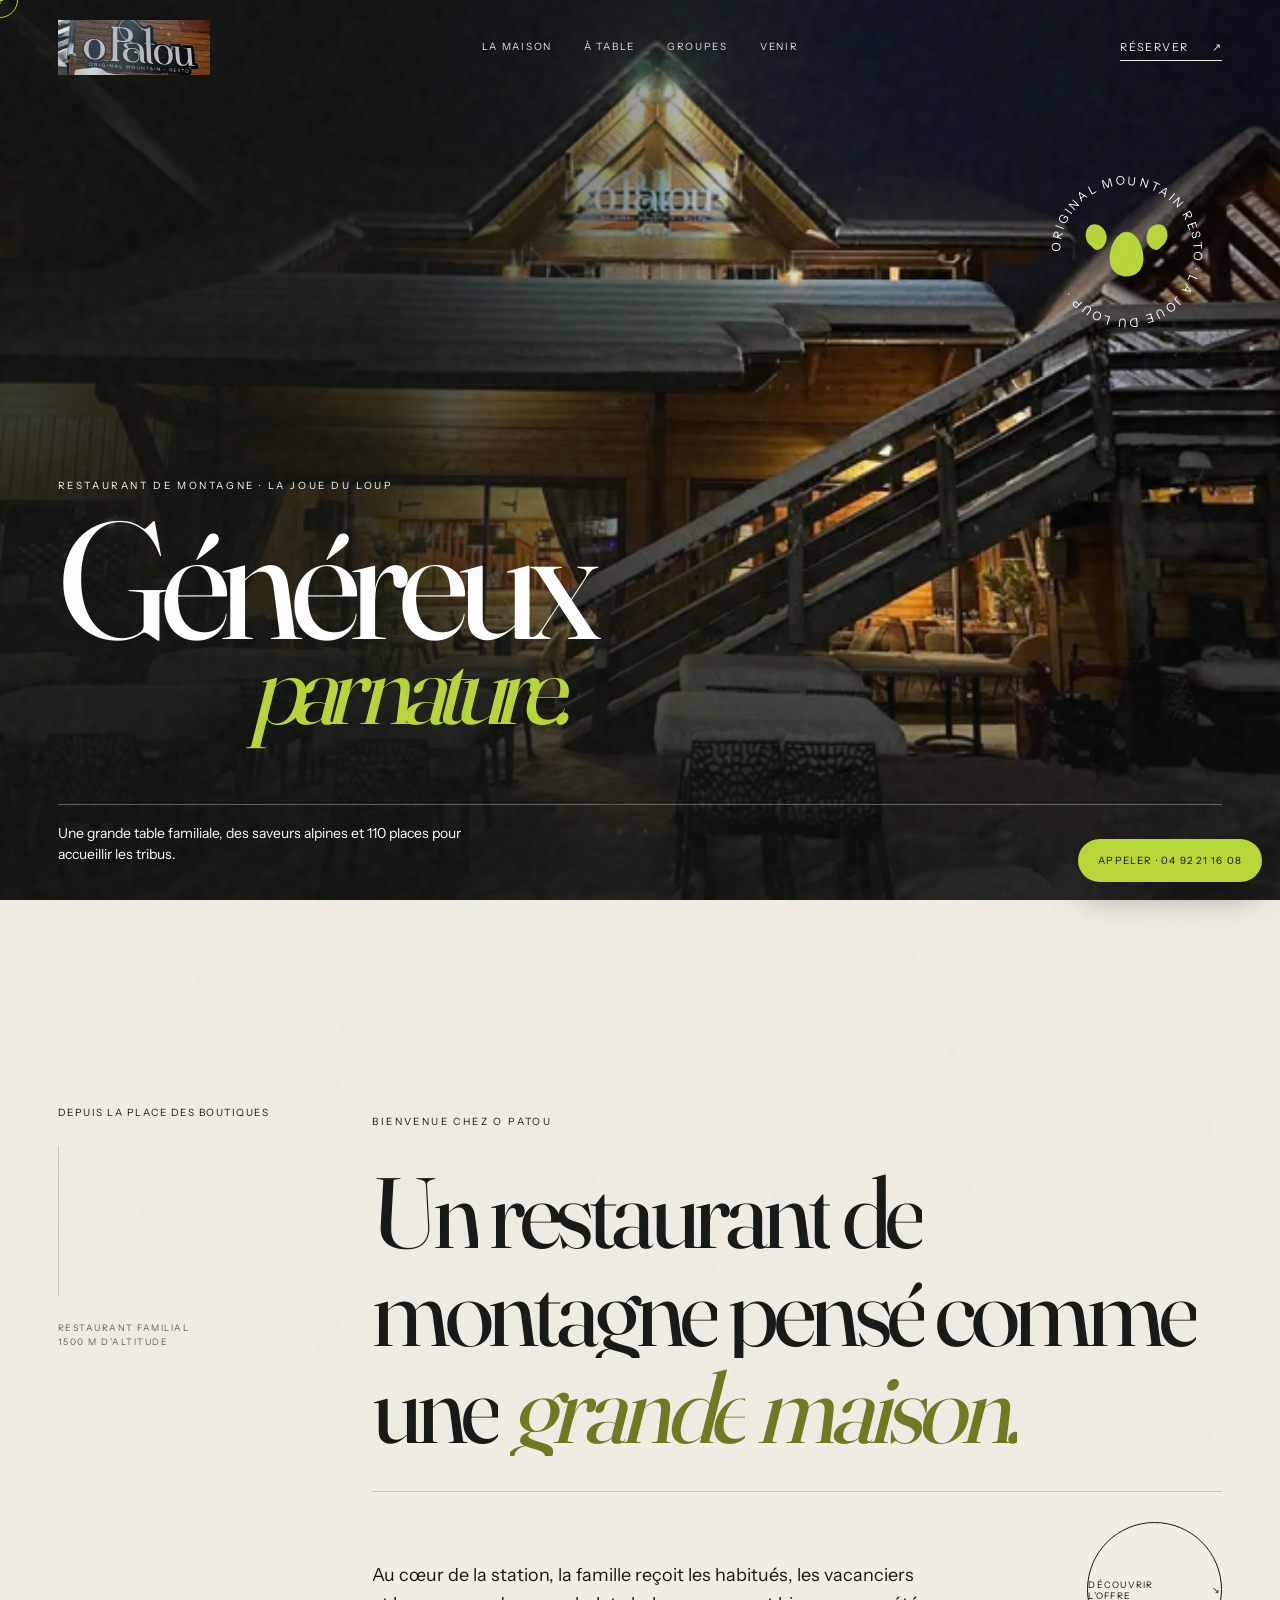
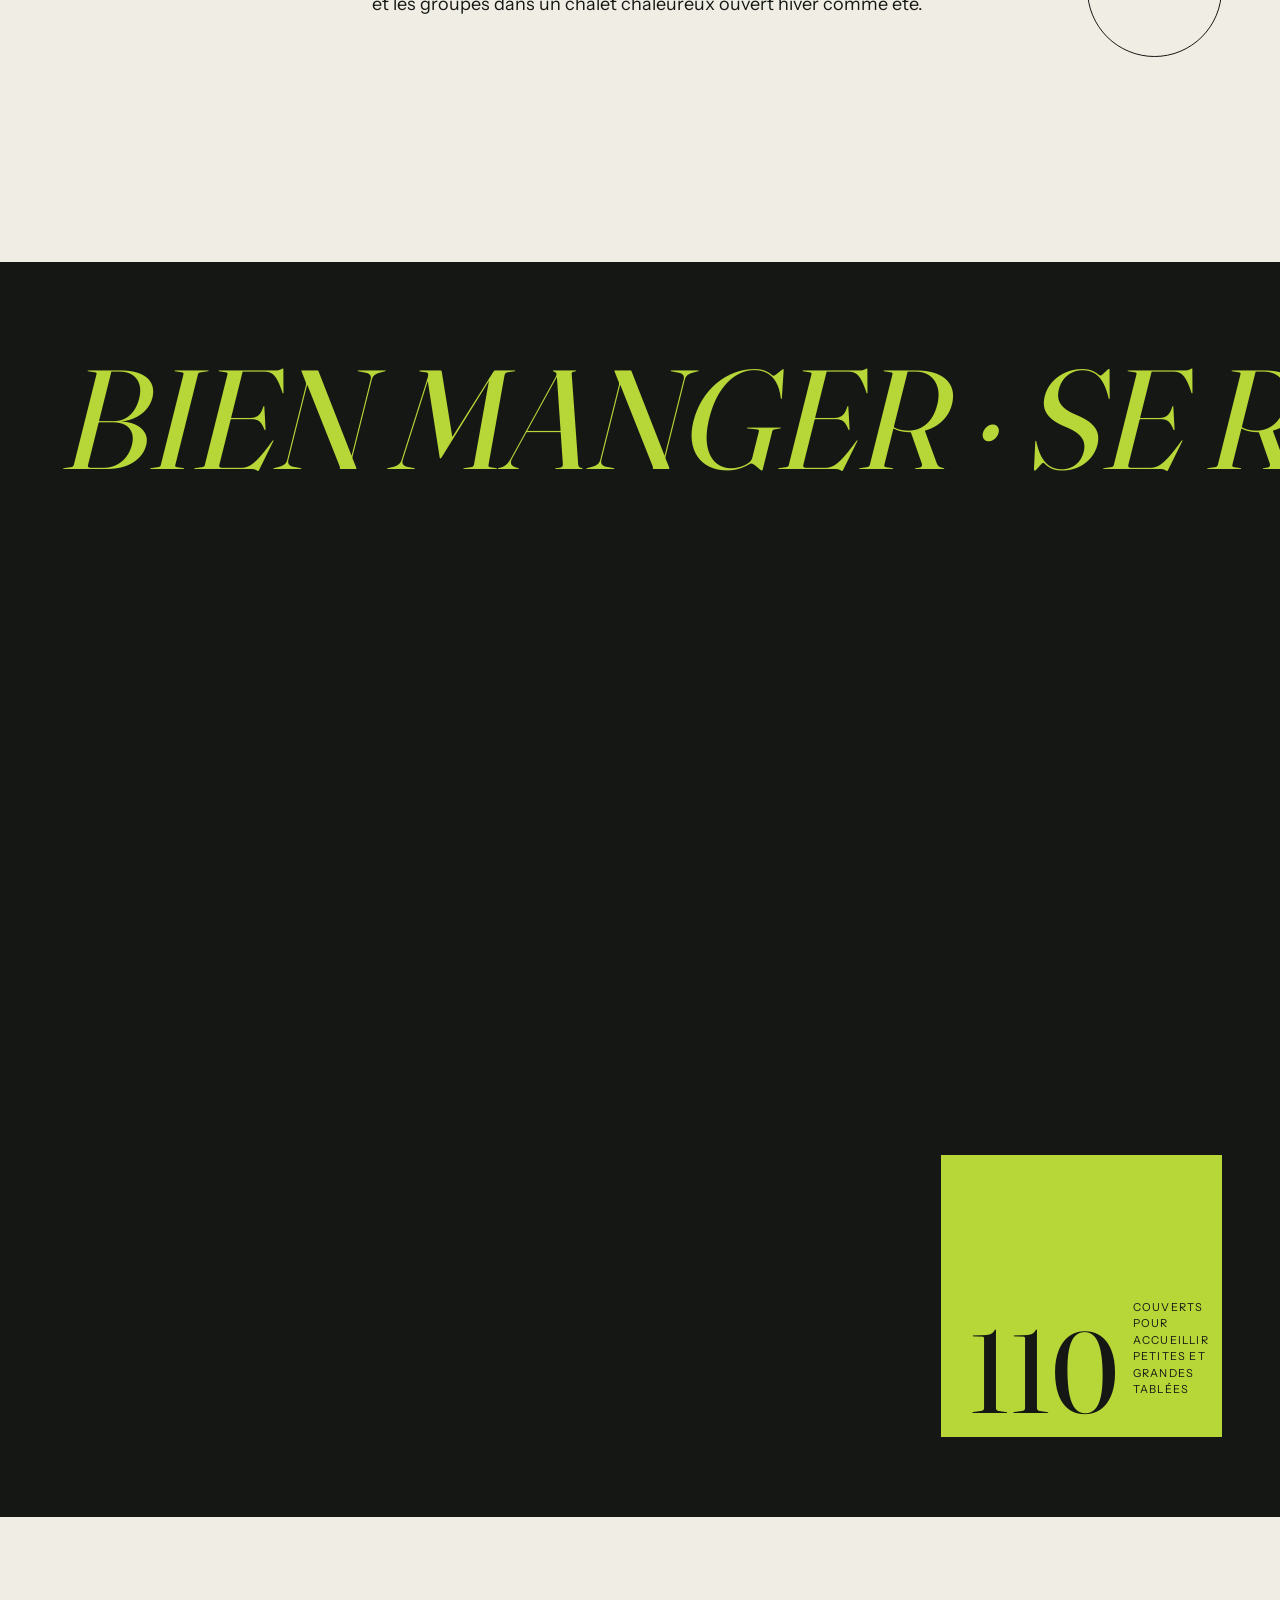
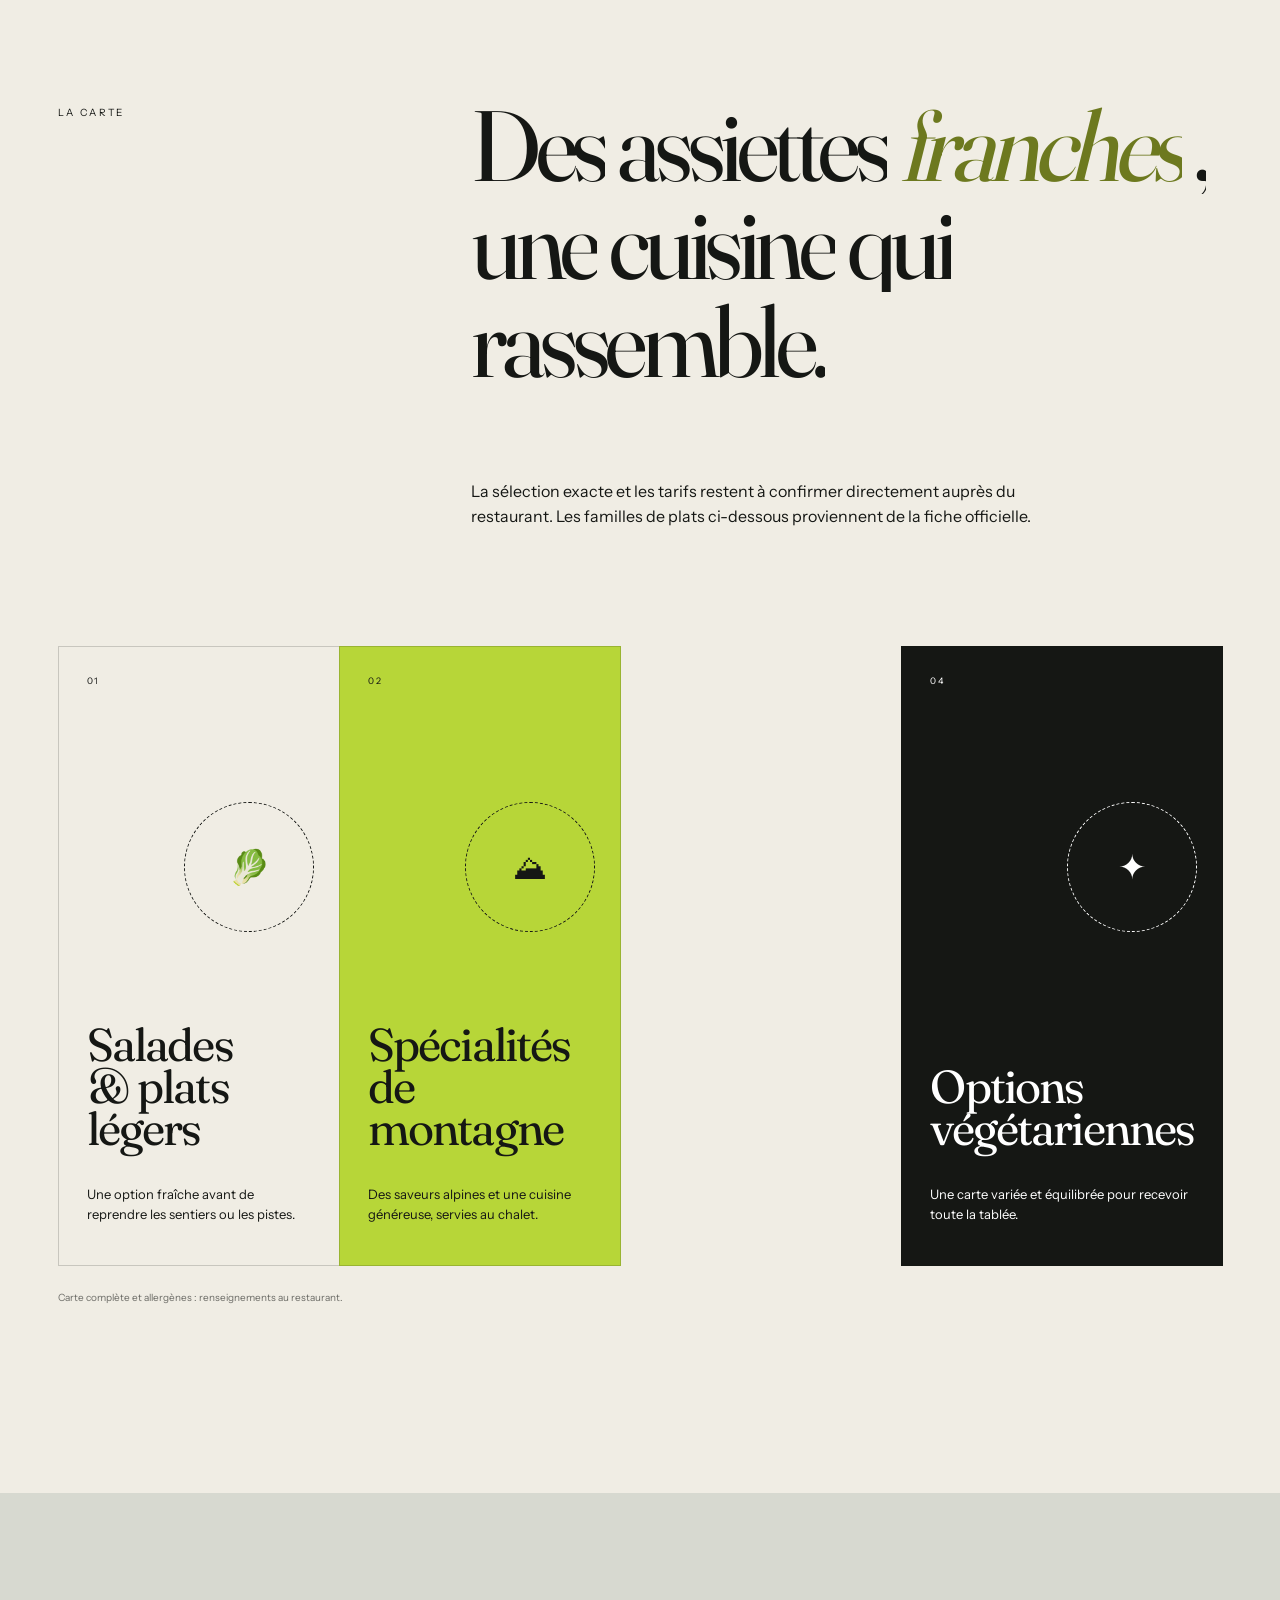
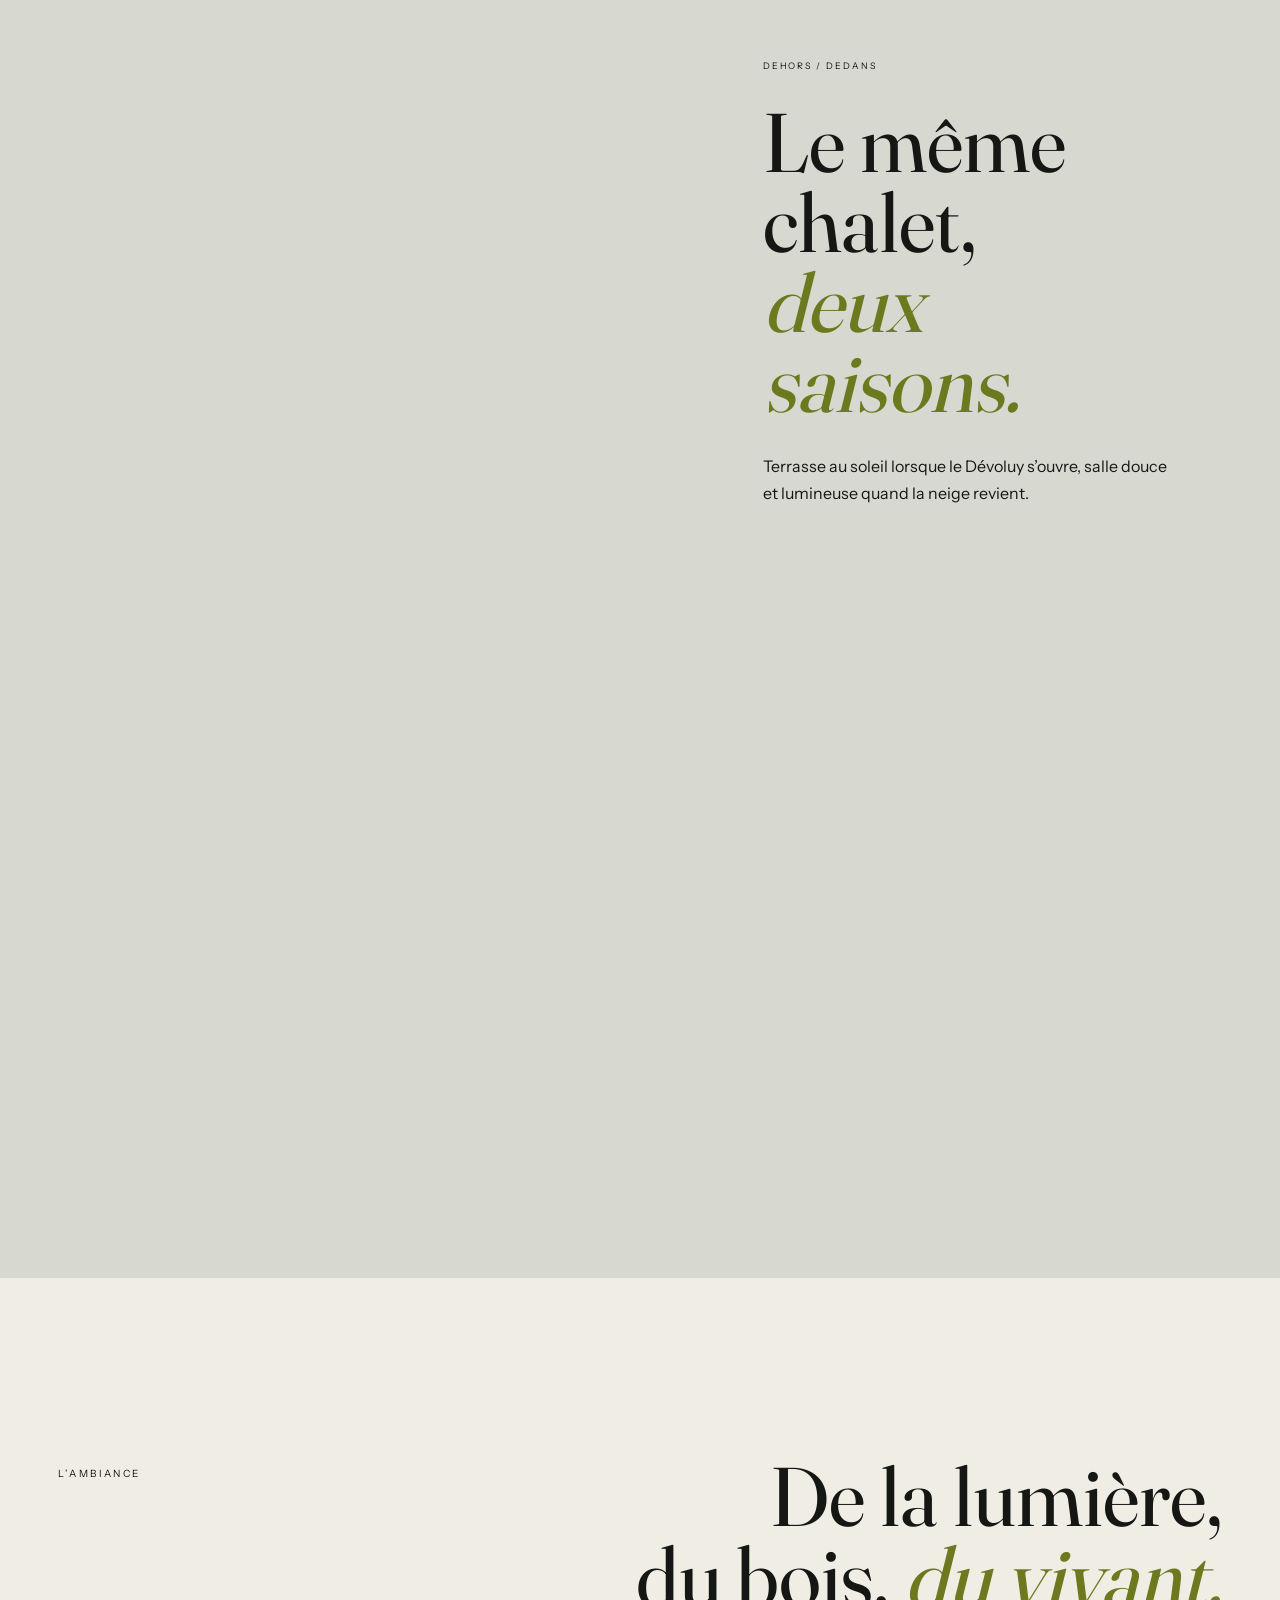
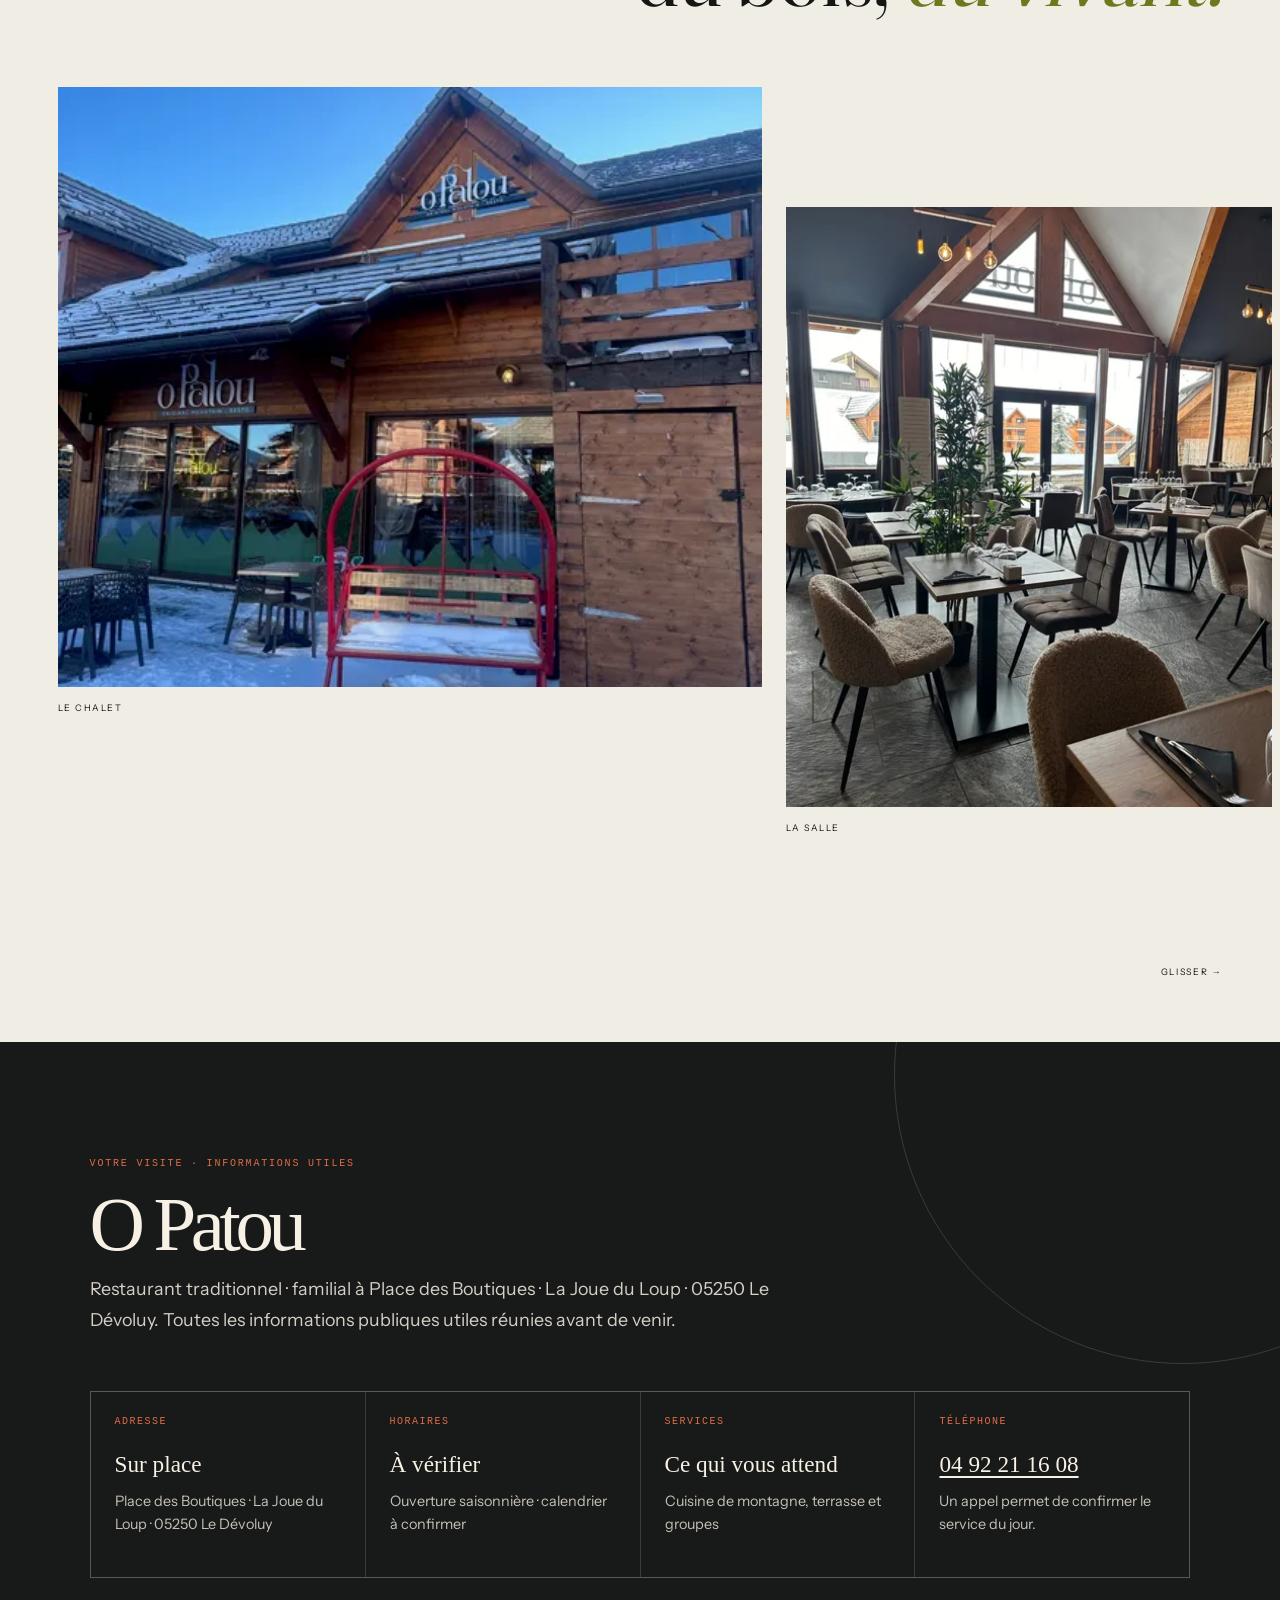
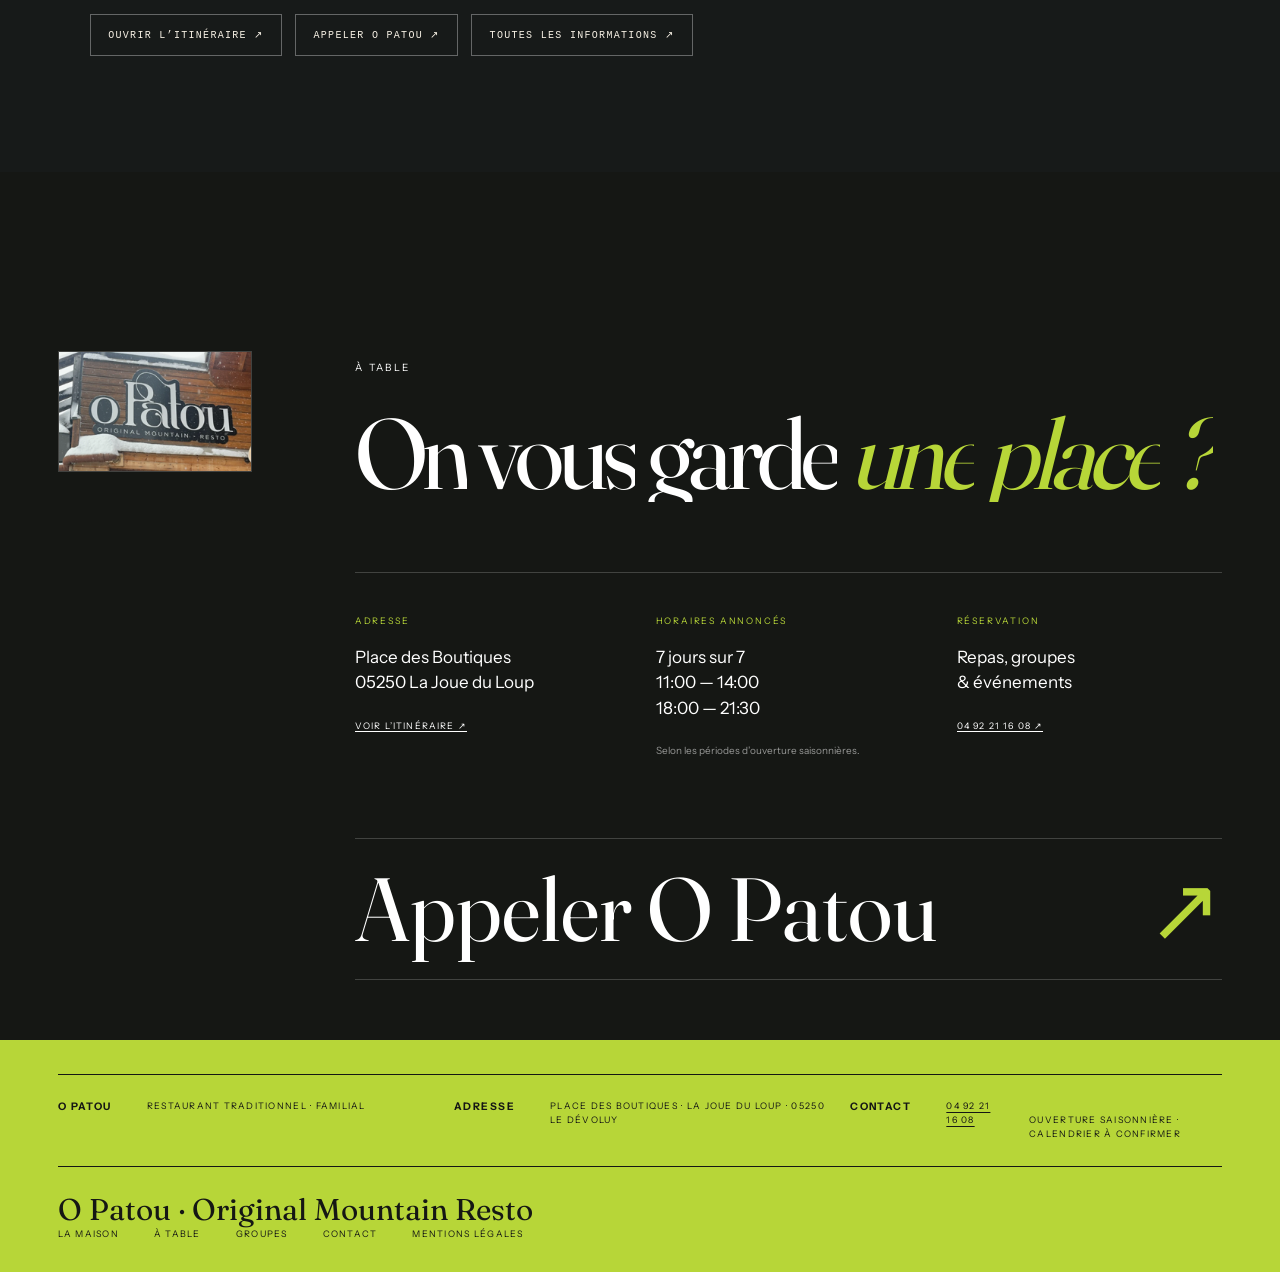
<file: index.html>
<!doctype html>
<html lang="fr">
  <head>
    <meta charset="utf-8" />
    <meta name="viewport" content="width=device-width, initial-scale=1" />
    <meta name="theme-color" content="#151714" />
    <meta
      name="description"
      content="O Patou, restaurant de montagne familial au cœur de La Joue du Loup."
    />
    <title>O Patou — Original Mountain Resto</title>
    <link rel="icon" href="favicon.svg" type="image/svg+xml" />
    <link
      rel="preload"
      href="assets/fraunces.woff2"
      as="font"
      type="font/woff2"
      crossorigin
    />
    <link
      rel="preload"
      href="assets/instrument.woff2"
      as="font"
      type="font/woff2"
      crossorigin
    />
    <link rel="stylesheet" href="styles.css" />
    <link rel="stylesheet" href="complete.css" />
  </head>
  <body>
    <div class="intro" aria-hidden="true">
      <img class="intro-mark" src="assets/logo-original.webp" alt="" />
      <p>La Joue du Loup · 1 500 m</p>
    </div>
    <div class="grain" aria-hidden="true"></div>
    <div class="pointer" aria-hidden="true">+</div>

    <header class="topbar">
      <a class="brand" href="#accueil" aria-label="O Patou, accueil"
        ><img
          src="assets/logo-original.webp"
          alt="O Patou — Original Mountain Resto"
      /></a>
      <button class="menu-toggle" aria-expanded="false" aria-controls="menu">
        <span>Menu</span><i></i>
      </button>
      <nav id="menu" aria-label="Navigation">
        <a href="la-maison.html">La maison</a><a href="la-carte.html">À table</a
        ><a href="groupes.html">Groupes</a
        ><a href="infos-pratiques.html">Venir</a>
      </nav>
      <a class="book" href="tel:+33492211608">Réserver <span>↗</span></a>
    </header>

    <main>
      <section class="hero" id="accueil">
        <div class="hero-photo parallax">
          <img
            src="assets/night.webp"
            alt="Façade enneigée du restaurant O Patou de nuit"
          />
        </div>
        <div class="hero-overlay"></div>
        <div class="hero-title">
          <p class="kicker reveal">Restaurant de montagne · La Joue du Loup</p>
          <h1 aria-label="Généreux par nature">
            <span class="line">Généreux</span
            ><span class="line script">par nature.</span>
          </h1>
        </div>
        <div class="hero-foot reveal">
          <p>
            Une grande table familiale, des saveurs alpines et 110 places pour
            accueillir les tribus.
          </p>
          <a href="#maison">Entrer <i>↓</i></a>
        </div>
        <svg class="hero-seal" viewBox="0 0 180 180" aria-hidden="true">
          <defs>
            <path
              id="circle"
              d="M90,90 m-67,0 a67,67 0 1,1 134,0 a67,67 0 1,1 -134,0"
            />
          </defs>
          <text>
            <textPath href="#circle">
              ORIGINAL MOUNTAIN RESTO · LA JOUE DU LOUP ·
            </textPath>
          </text>
          <path
            class="paw"
            d="M73 97c0-15 9-27 17-27s17 12 17 27c0 12-8 18-17 18s-17-6-17-18Zm-18-12c-7-5-8-15-3-20s14-2 17 6c3 7-1 15-7 17-2 1-5 0-7-3Zm70 0c7-5 8-15 3-20s-14-2-17 6c-3 7 1 15 7 17 2 1 5 0 7-3Z"
          />
        </svg>
      </section>

      <section class="welcome" id="maison">
        <div class="welcome-aside reveal">
          <span>Depuis la Place des Boutiques</span><i></i
          ><small>Restaurant familial<br />1500 m d’altitude</small>
        </div>
        <div class="welcome-copy">
          <p class="overline reveal">Bienvenue chez O Patou</p>
          <h2 class="words">
            Un restaurant de montagne pensé comme une <em>grande maison.</em>
          </h2>
          <div class="welcome-bottom reveal">
            <p>
              Au cœur de la station, la famille reçoit les habitués, les
              vacanciers et les groupes dans un chalet chaleureux ouvert hiver
              comme été.
            </p>
            <a class="round-link" href="la-carte.html"
              >Découvrir l’offre <span>↘</span></a
            >
          </div>
        </div>
      </section>

      <section class="panorama">
        <div class="panorama-track" aria-hidden="true">
          <span>BIEN MANGER · SE RETROUVER · PRENDRE LE TEMPS · </span
          ><span>BIEN MANGER · SE RETROUVER · PRENDRE LE TEMPS · </span>
        </div>
        <figure class="panorama-img image-wipe">
          <img
            src="assets/dining.webp"
            alt="Salle lumineuse du restaurant O Patou"
            loading="lazy"
          />
        </figure>
        <div class="panorama-note reveal">
          <b>110</b>
          <p>couverts<br />pour accueillir<br />petites et grandes tablées</p>
        </div>
      </section>

      <section class="table" id="table">
        <div class="table-heading">
          <p class="overline reveal">La carte</p>
          <h2 class="words">
            Des assiettes <em>franches</em>, une cuisine qui rassemble.
          </h2>
          <p class="reveal">
            La sélection exacte et les tarifs restent à confirmer directement
            auprès du restaurant. Les familles de plats ci-dessous proviennent
            de la fiche officielle.
          </p>
        </div>
        <div class="plates">
          <article class="plate plate-light reveal">
            <span>01</span>
            <div class="plate-orbit"><i>🥬</i></div>
            <h3>Salades<br />& plats légers</h3>
            <p>
              Une option fraîche avant de reprendre les sentiers ou les pistes.
            </p>
          </article>
          <article class="plate plate-green reveal">
            <span>02</span>
            <div class="plate-orbit"><i>⛰</i></div>
            <h3>Spécialités<br />de montagne</h3>
            <p>
              Des saveurs alpines et une cuisine généreuse, servies au chalet.
            </p>
          </article>
          <article class="plate plate-photo image-wipe">
            <img
              src="assets/burgers.webp"
              alt="Assiettes généreuses préparées au O Patou"
              loading="lazy"
            /><span>03</span>
            <h3>Viandes<br />& tradition</h3>
          </article>
          <article class="plate plate-dark reveal">
            <span>04</span>
            <div class="plate-orbit"><i>✦</i></div>
            <h3>Options<br />végétariennes</h3>
            <p>Une carte variée et équilibrée pour recevoir toute la tablée.</p>
          </article>
        </div>
        <p class="source-note">
          Carte complète et allergènes : renseignements au restaurant.
        </p>
      </section>

      <section class="two-scenes">
        <figure class="scene scene-terrace image-wipe">
          <img
            src="assets/terrace.webp"
            alt="Terrasse ensoleillée du restaurant O Patou"
            loading="lazy"
          />
          <figcaption>01 / Plein soleil</figcaption>
        </figure>
        <div class="scene-copy reveal">
          <span>DEHORS / DEDANS</span>
          <h2>Le même chalet,<br /><em>deux saisons.</em></h2>
          <p>
            Terrasse au soleil lorsque le Dévoluy s’ouvre, salle douce et
            lumineuse quand la neige revient.
          </p>
        </div>
        <figure class="scene scene-neon image-wipe">
          <img
            src="assets/neon.webp"
            alt="Enseigne lumineuse O Patou dans la salle"
            loading="lazy"
          />
          <figcaption>02 / À la nuit tombée</figcaption>
        </figure>
      </section>

      <section class="gallery" id="galerie">
        <div class="gallery-head reveal">
          <p class="overline">L’ambiance</p>
          <h2>De la lumière,<br />du bois, <em>du vivant.</em></h2>
        </div>
        <div class="gallery-slider" tabindex="0" aria-label="Galerie défilante">
          <figure>
            <img
              src="assets/front.webp"
              alt="Façade du restaurant en hiver"
              loading="lazy"
            />
            <figcaption>Le chalet</figcaption>
          </figure>
          <figure>
            <img
              src="assets/dining.webp"
              alt="Salle et tables du restaurant"
              loading="lazy"
            />
            <figcaption>La salle</figcaption>
          </figure>
          <figure>
            <img
              src="assets/burgers.webp"
              alt="Plats servis au restaurant"
              loading="lazy"
            />
            <figcaption>En cuisine</figcaption>
          </figure>
          <figure>
            <img
              src="assets/terrace.webp"
              alt="Terrasse du restaurant"
              loading="lazy"
            />
            <figcaption>La terrasse</figcaption>
          </figure>
        </div>
        <div class="drag-hint" aria-hidden="true">Glisser →</div>
      </section>

      <section class="visit" id="venir">
        <div class="visit-logo reveal">
          <img
            src="assets/logo-original.webp"
            alt="Enseigne originale O Patou"
          />
        </div>
        <div class="visit-copy">
          <p class="overline reveal">À table</p>
          <h2 class="words">On vous garde <em>une place ?</em></h2>
          <div class="details">
            <div class="reveal">
              <span>ADRESSE</span>
              <p>Place des Boutiques<br />05250 La Joue du Loup</p>
              <a
                href="https://www.google.com/maps/search/?api=1&query=O+Patou+La+Joue+du+Loup"
                target="_blank"
                rel="noopener"
                >Voir l’itinéraire ↗</a
              >
            </div>
            <div class="reveal">
              <span>HORAIRES ANNONCÉS</span>
              <p>7 jours sur 7<br />11:00 — 14:00<br />18:00 — 21:30</p>
              <small>Selon les périodes d’ouverture saisonnières.</small>
            </div>
            <div class="reveal">
              <span>RÉSERVATION</span>
              <p>Repas, groupes<br />& événements</p>
              <a href="tel:+33492211608">04 92 21 16 08 ↗</a>
            </div>
          </div>
          <a class="huge-link" href="tel:+33492211608"
            ><span>Appeler O Patou</span><i>↗</i></a
          >
        </div>
      </section>
    </main>

    <footer>
      <p>O Patou · Original Mountain Resto</p>
      <div>
        <a href="la-maison.html">La maison</a><a href="la-carte.html">À table</a
        ><a href="groupes.html">Groupes</a><a href="contact.html">Contact</a
        ><a href="mentions-legales.html">Mentions légales</a>
      </div>
    </footer>
    <a class="sticky-home-call" href="tel:+33492211608"
      >Appeler · 04 92 21 16 08</a
    >
    <script src="app.js"></script>
<script src="site-enhance.js"></script>
</body>
</html>
</file>
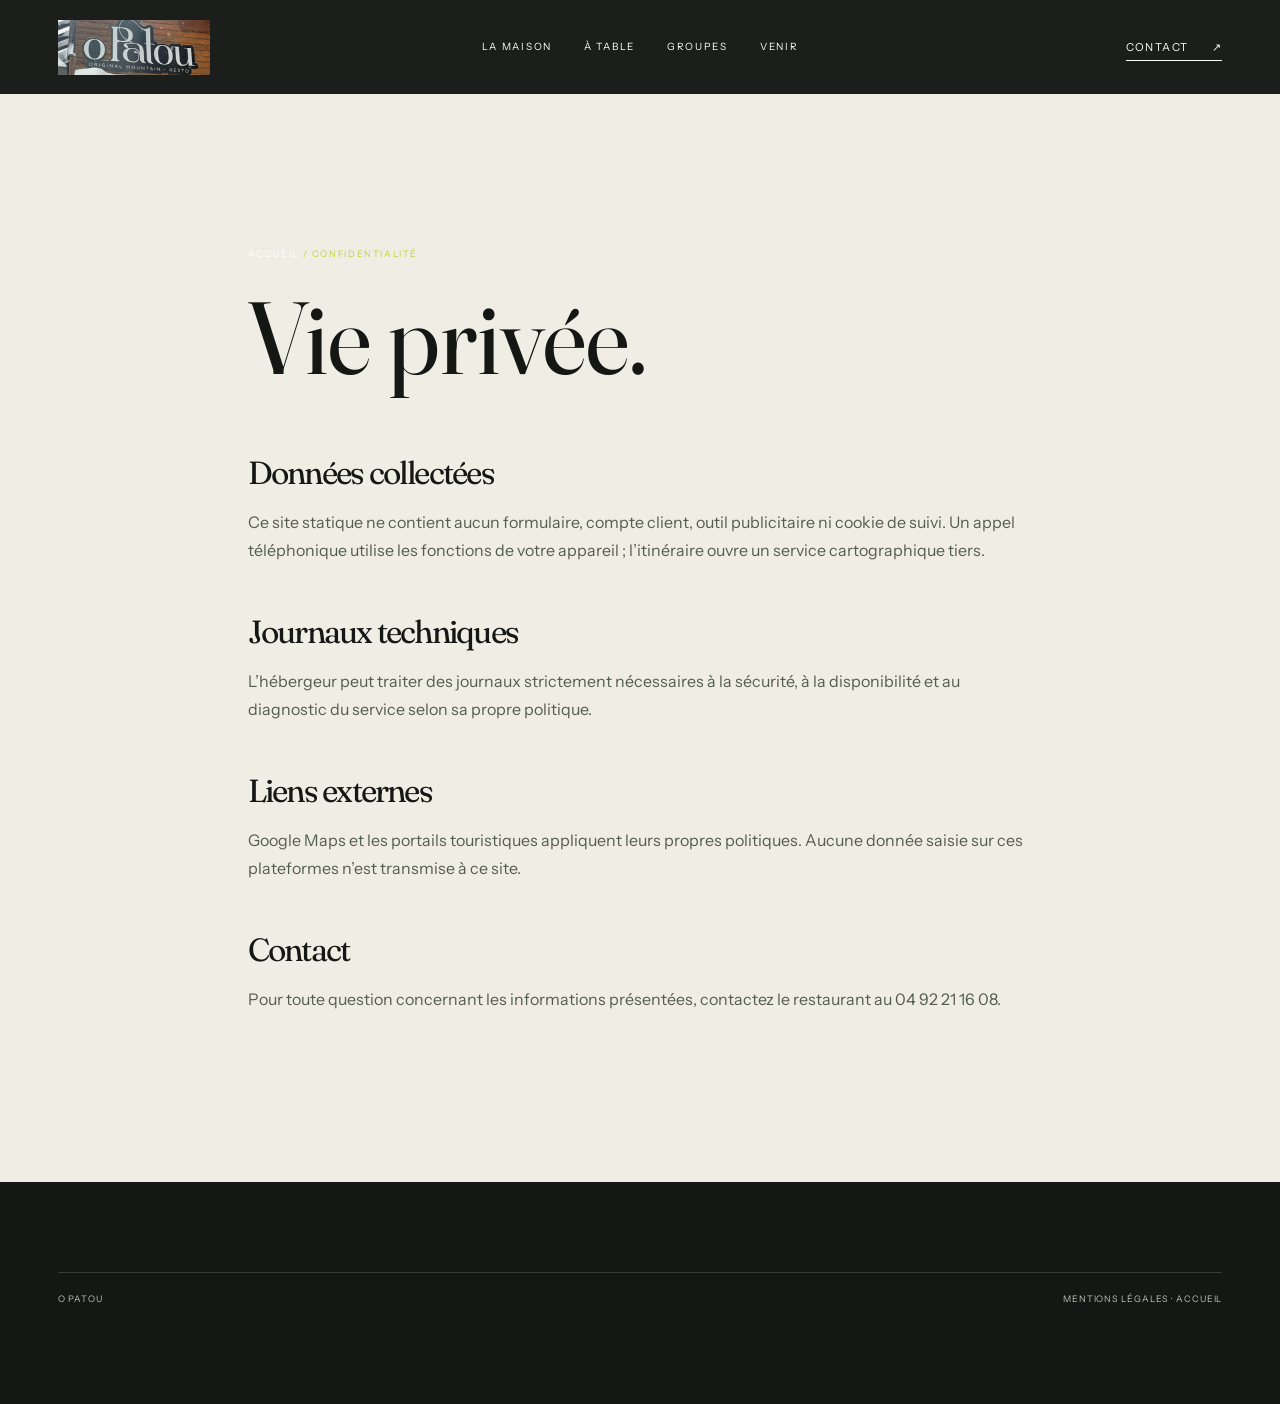
<file: confidentialite.html>
<!doctype html><html lang="fr"><head><meta charset="utf-8"><meta name="viewport" content="width=device-width,initial-scale=1"><meta name="robots" content="noindex"><title>Confidentialité — O Patou</title><link rel="stylesheet" href="styles.css"><link rel="stylesheet" href="pages.css"></head><body class="inner"><header class="topbar"><a class="brand" href="index.html"><img src="assets/logo-original.webp" alt="O Patou"></a><button class="menu-toggle" aria-expanded="false" aria-controls="menu"><span>Menu</span><i></i></button><nav id="menu"><a href="la-maison.html">La maison</a><a href="la-carte.html">À table</a><a href="groupes.html">Groupes</a><a href="infos-pratiques.html">Venir</a></nav><a class="book" href="contact.html">Contact <span>↗</span></a></header><main class="inner-main"><section class="content-section legal"><div class="crumb"><a href="index.html">Accueil</a> / Confidentialité</div><h1>Vie privée.</h1><h2>Données collectées</h2><p>Ce site statique ne contient aucun formulaire, compte client, outil publicitaire ni cookie de suivi. Un appel téléphonique utilise les fonctions de votre appareil ; l’itinéraire ouvre un service cartographique tiers.</p><h2>Journaux techniques</h2><p>L’hébergeur peut traiter des journaux strictement nécessaires à la sécurité, à la disponibilité et au diagnostic du service selon sa propre politique.</p><h2>Liens externes</h2><p>Google Maps et les portails touristiques appliquent leurs propres politiques. Aucune donnée saisie sur ces plateformes n’est transmise à ce site.</p><h2>Contact</h2><p>Pour toute question concernant les informations présentées, contactez le restaurant au <a href="tel:+33492211608">04 92 21 16 08</a>.</p></section></main><footer class="inner-footer"><div class="inner-footer-bottom"><span>O Patou</span><span><a href="mentions-legales.html">Mentions légales</a> · <a href="index.html">Accueil</a></span></div></footer><script src="pages.js"></script></body></html>
</file>
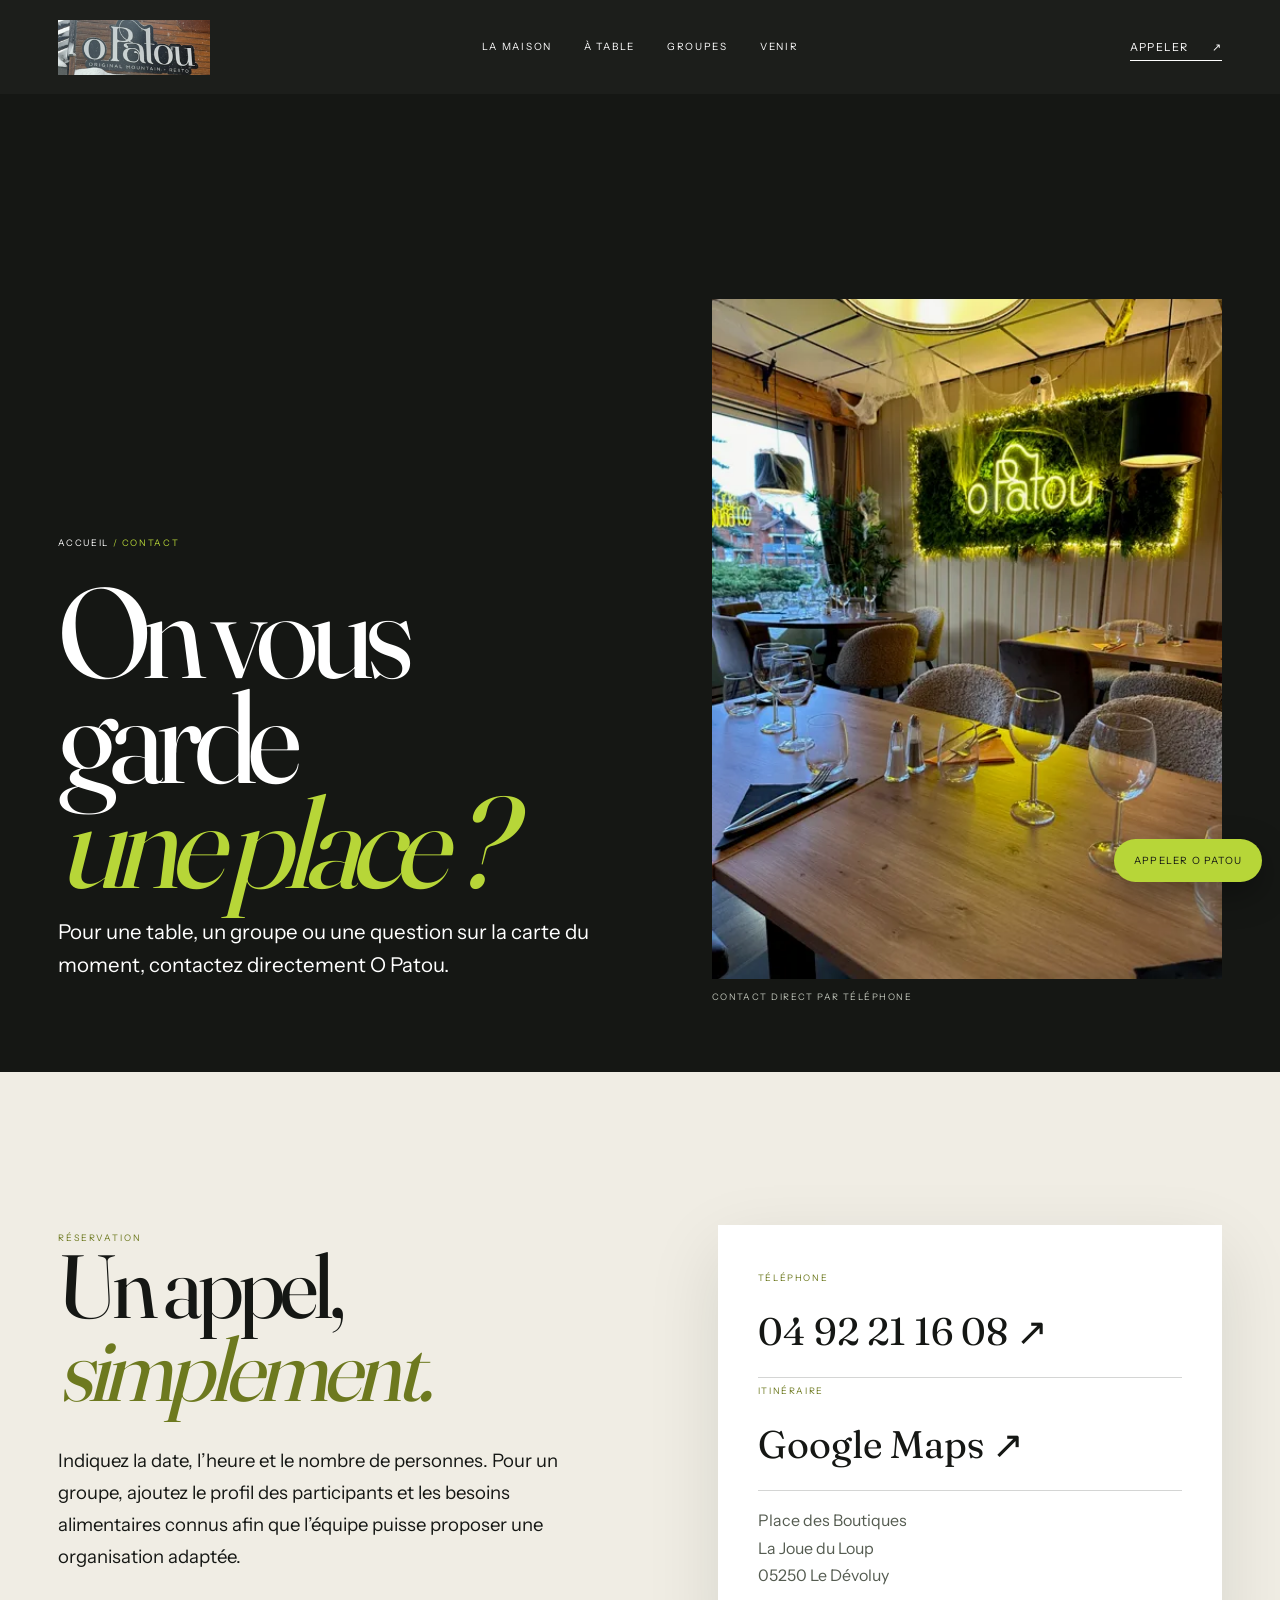
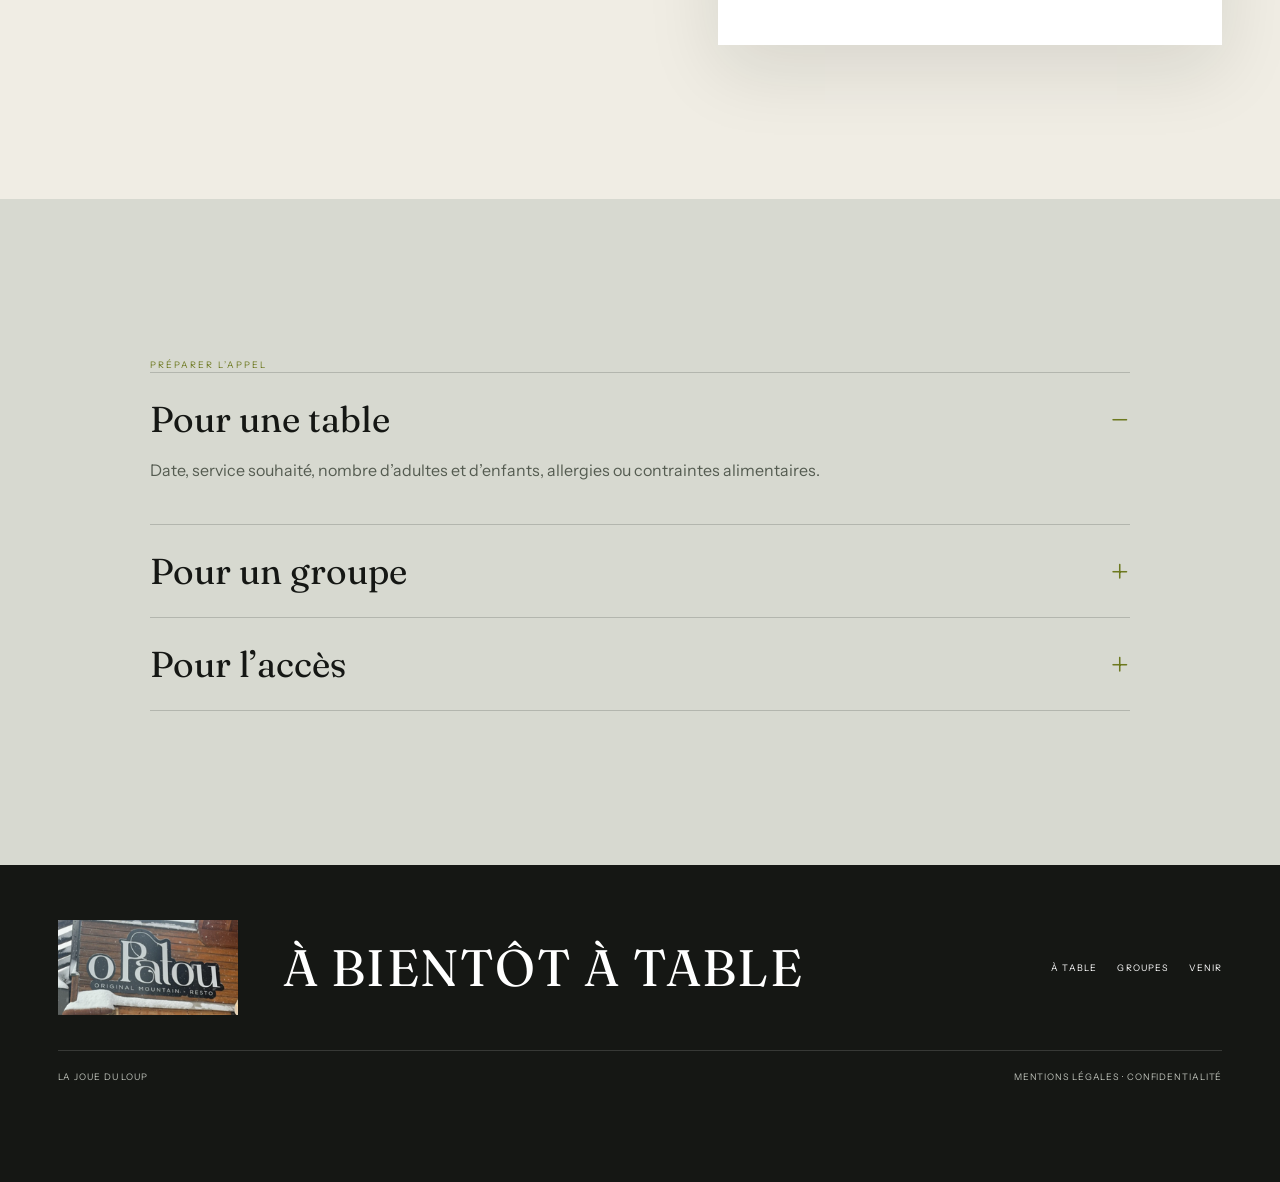
<file: contact.html>
<!doctype html><html lang="fr"><head><meta charset="utf-8"><meta name="viewport" content="width=device-width,initial-scale=1"><meta name="description" content="Contacter, réserver ou préparer un repas de groupe chez O Patou."><title>Contact — O Patou</title><link rel="icon" href="favicon.svg"><link rel="stylesheet" href="styles.css"><link rel="stylesheet" href="pages.css"></head><body class="inner"><header class="topbar"><a class="brand" href="index.html"><img src="assets/logo-original.webp" alt="O Patou"></a><button class="menu-toggle" aria-expanded="false" aria-controls="menu"><span>Menu</span><i></i></button><nav id="menu"><a href="la-maison.html">La maison</a><a href="la-carte.html">À table</a><a href="groupes.html">Groupes</a><a href="infos-pratiques.html">Venir</a></nav><a class="book" href="tel:+33492211608">Appeler <span>↗</span></a></header><main class="inner-main"><section class="subhero"><div class="subhero-copy"><div class="crumb"><a href="index.html">Accueil</a> / Contact</div><h1>On vous garde<br><em>une place ?</em></h1><p>Pour une table, un groupe ou une question sur la carte du moment, contactez directement O Patou.</p></div><figure><img src="assets/neon.webp" alt="Enseigne lumineuse O Patou dans le restaurant"><figcaption>Contact direct par téléphone</figcaption></figure></section><section class="content-section"><div class="contact-grid"><div><span class="eyebrow">Réservation</span><h2>Un appel,<br><em>simplement.</em></h2><p class="rich-copy">Indiquez la date, l’heure et le nombre de personnes. Pour un groupe, ajoutez le profil des participants et les besoins alimentaires connus afin que l’équipe puisse proposer une organisation adaptée.</p></div><aside class="contact-card"><span>Téléphone</span><a href="tel:+33492211608">04 92 21 16 08 ↗</a><span>Itinéraire</span><a href="https://www.google.com/maps/search/?api=1&query=O+Patou+La+Joue+du+Loup" target="_blank" rel="noopener">Google Maps ↗</a><p>Place des Boutiques<br>La Joue du Loup<br>05250 Le Dévoluy</p></aside></div></section><section class="content-section" style="background:#d7d9d0"><div class="faq"><span class="eyebrow">Préparer l’appel</span><details open><summary>Pour une table</summary><p>Date, service souhaité, nombre d’adultes et d’enfants, allergies ou contraintes alimentaires.</p></details><details><summary>Pour un groupe</summary><p>Effectif estimé, type de groupe, créneau, budget ou formule recherchée et contraintes horaires.</p></details><details><summary>Pour l’accès</summary><p>Précisez tout besoin d’accessibilité ou de stationnement afin d’obtenir l’information adaptée à votre situation.</p></details></div></section></main><footer class="inner-footer"><div class="inner-footer-top"><img src="assets/logo-original.webp" alt="O Patou"><strong>À bientôt à table</strong><nav><a href="la-carte.html">À table</a><a href="groupes.html">Groupes</a><a href="infos-pratiques.html">Venir</a></nav></div><div class="inner-footer-bottom"><span>La Joue du Loup</span><span><a href="mentions-legales.html">Mentions légales</a> · <a href="confidentialite.html">Confidentialité</a></span></div></footer><a class="sticky-phone" href="tel:+33492211608">Appeler O Patou</a><script src="pages.js"></script></body></html>
</file>
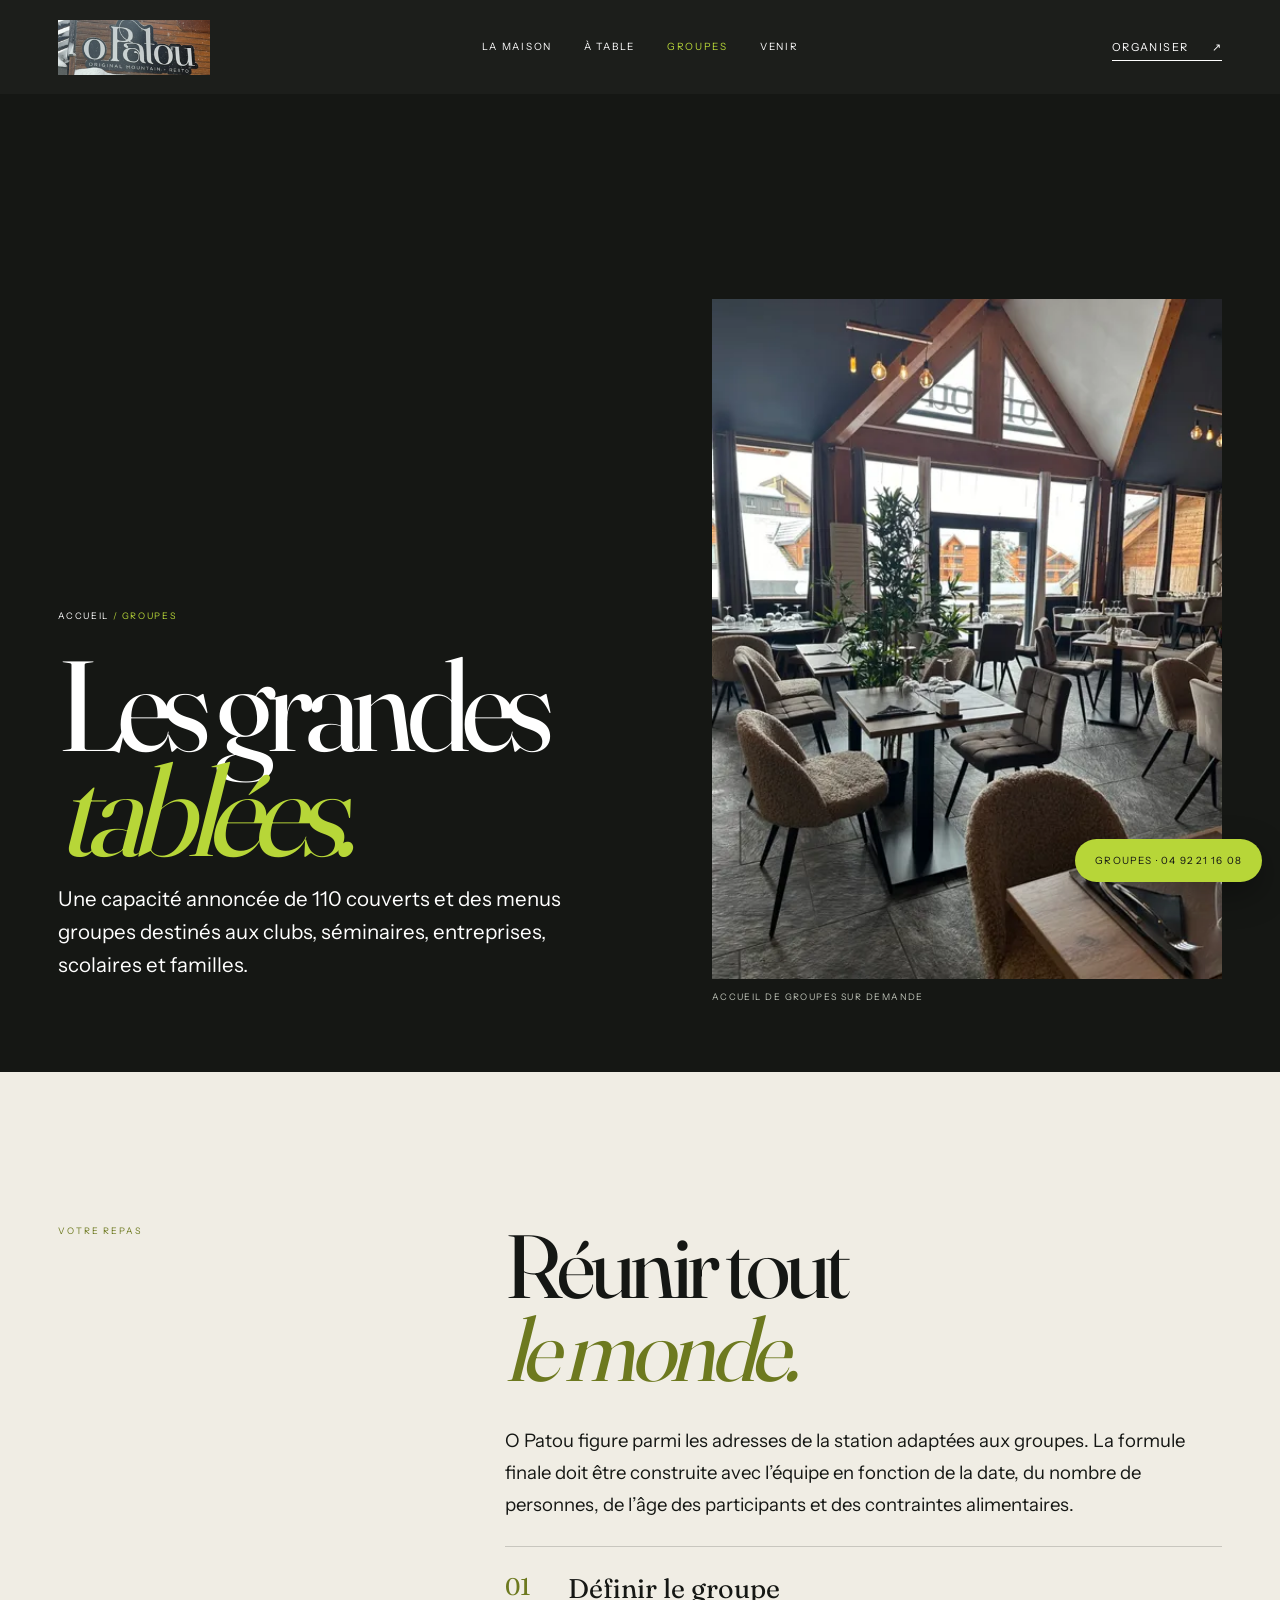
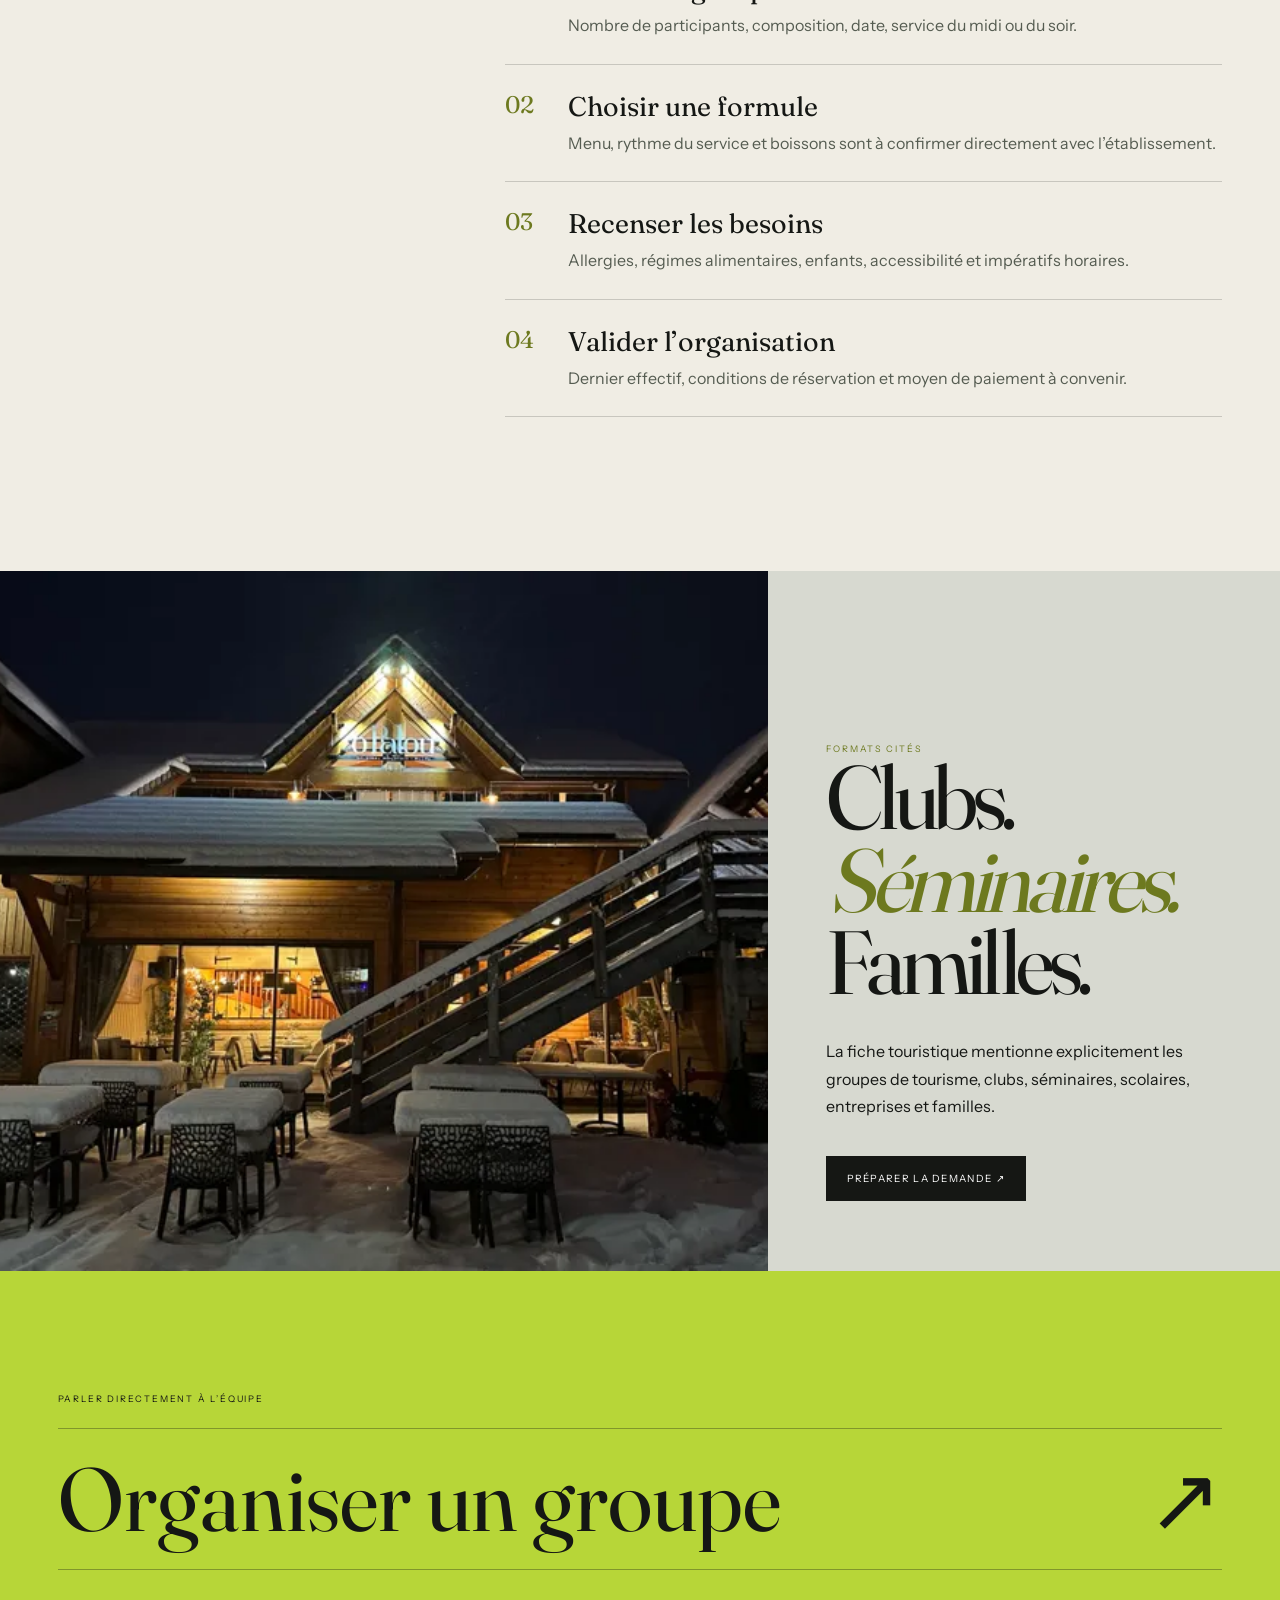
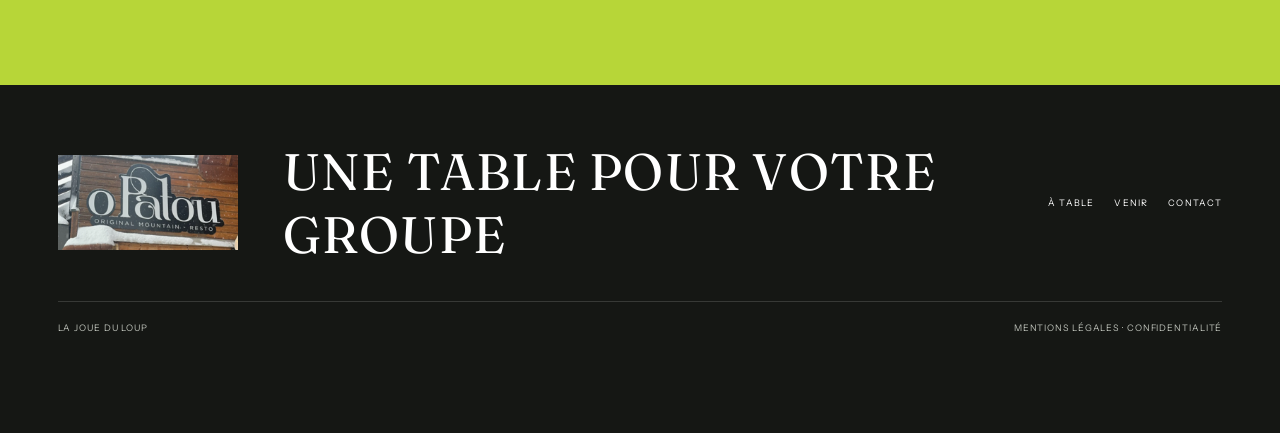
<file: groupes.html>
<!doctype html><html lang="fr"><head><meta charset="utf-8"><meta name="viewport" content="width=device-width,initial-scale=1"><meta name="description" content="Repas de groupes, clubs, séminaires et familles chez O Patou à La Joue du Loup."><title>Groupes — O Patou</title><link rel="icon" href="favicon.svg"><link rel="stylesheet" href="styles.css"><link rel="stylesheet" href="pages.css"></head><body class="inner"><header class="topbar"><a class="brand" href="index.html"><img src="assets/logo-original.webp" alt="O Patou"></a><button class="menu-toggle" aria-expanded="false" aria-controls="menu"><span>Menu</span><i></i></button><nav id="menu"><a href="la-maison.html">La maison</a><a href="la-carte.html">À table</a><a href="groupes.html" aria-current="page">Groupes</a><a href="infos-pratiques.html">Venir</a></nav><a class="book" href="tel:+33492211608">Organiser <span>↗</span></a></header><main class="inner-main"><section class="subhero"><div class="subhero-copy"><div class="crumb"><a href="index.html">Accueil</a> / Groupes</div><h1>Les grandes<br><em>tablées.</em></h1><p>Une capacité annoncée de 110 couverts et des menus groupes destinés aux clubs, séminaires, entreprises, scolaires et familles.</p></div><figure><img src="assets/dining.webp" alt="Salle et grandes tables chez O Patou"><figcaption>Accueil de groupes sur demande</figcaption></figure></section><section class="content-section"><div class="section-grid"><span class="eyebrow">Votre repas</span><div><h2>Réunir tout<br><em>le monde.</em></h2><p class="rich-copy">O Patou figure parmi les adresses de la station adaptées aux groupes. La formule finale doit être construite avec l’équipe en fonction de la date, du nombre de personnes, de l’âge des participants et des contraintes alimentaires.</p><div class="offer-list"><article class="offer"><span>01</span><div><h3>Définir le groupe</h3><p>Nombre de participants, composition, date, service du midi ou du soir.</p></div></article><article class="offer"><span>02</span><div><h3>Choisir une formule</h3><p>Menu, rythme du service et boissons sont à confirmer directement avec l’établissement.</p></div></article><article class="offer"><span>03</span><div><h3>Recenser les besoins</h3><p>Allergies, régimes alimentaires, enfants, accessibilité et impératifs horaires.</p></div></article><article class="offer"><span>04</span><div><h3>Valider l’organisation</h3><p>Dernier effectif, conditions de réservation et moyen de paiement à convenir.</p></div></article></div></div></div></section><section class="photo-split"><figure><img src="assets/night.webp" alt="O Patou de nuit sous la neige"></figure><div class="split-copy"><span class="eyebrow">Formats cités</span><h2>Clubs.<br><em>Séminaires.</em><br>Familles.</h2><p>La fiche touristique mentionne explicitement les groupes de tourisme, clubs, séminaires, scolaires, entreprises et familles.</p><a class="button" href="contact.html">Préparer la demande ↗</a></div></section><section class="cta-strip"><small>Parler directement à l’équipe</small><a href="tel:+33492211608">Organiser un groupe <span>↗</span></a></section></main><footer class="inner-footer"><div class="inner-footer-top"><img src="assets/logo-original.webp" alt="O Patou"><strong>Une table pour votre groupe</strong><nav><a href="la-carte.html">À table</a><a href="infos-pratiques.html">Venir</a><a href="contact.html">Contact</a></nav></div><div class="inner-footer-bottom"><span>La Joue du Loup</span><span><a href="mentions-legales.html">Mentions légales</a> · <a href="confidentialite.html">Confidentialité</a></span></div></footer><a class="sticky-phone" href="tel:+33492211608">Groupes · 04 92 21 16 08</a><script src="pages.js"></script></body></html>
</file>
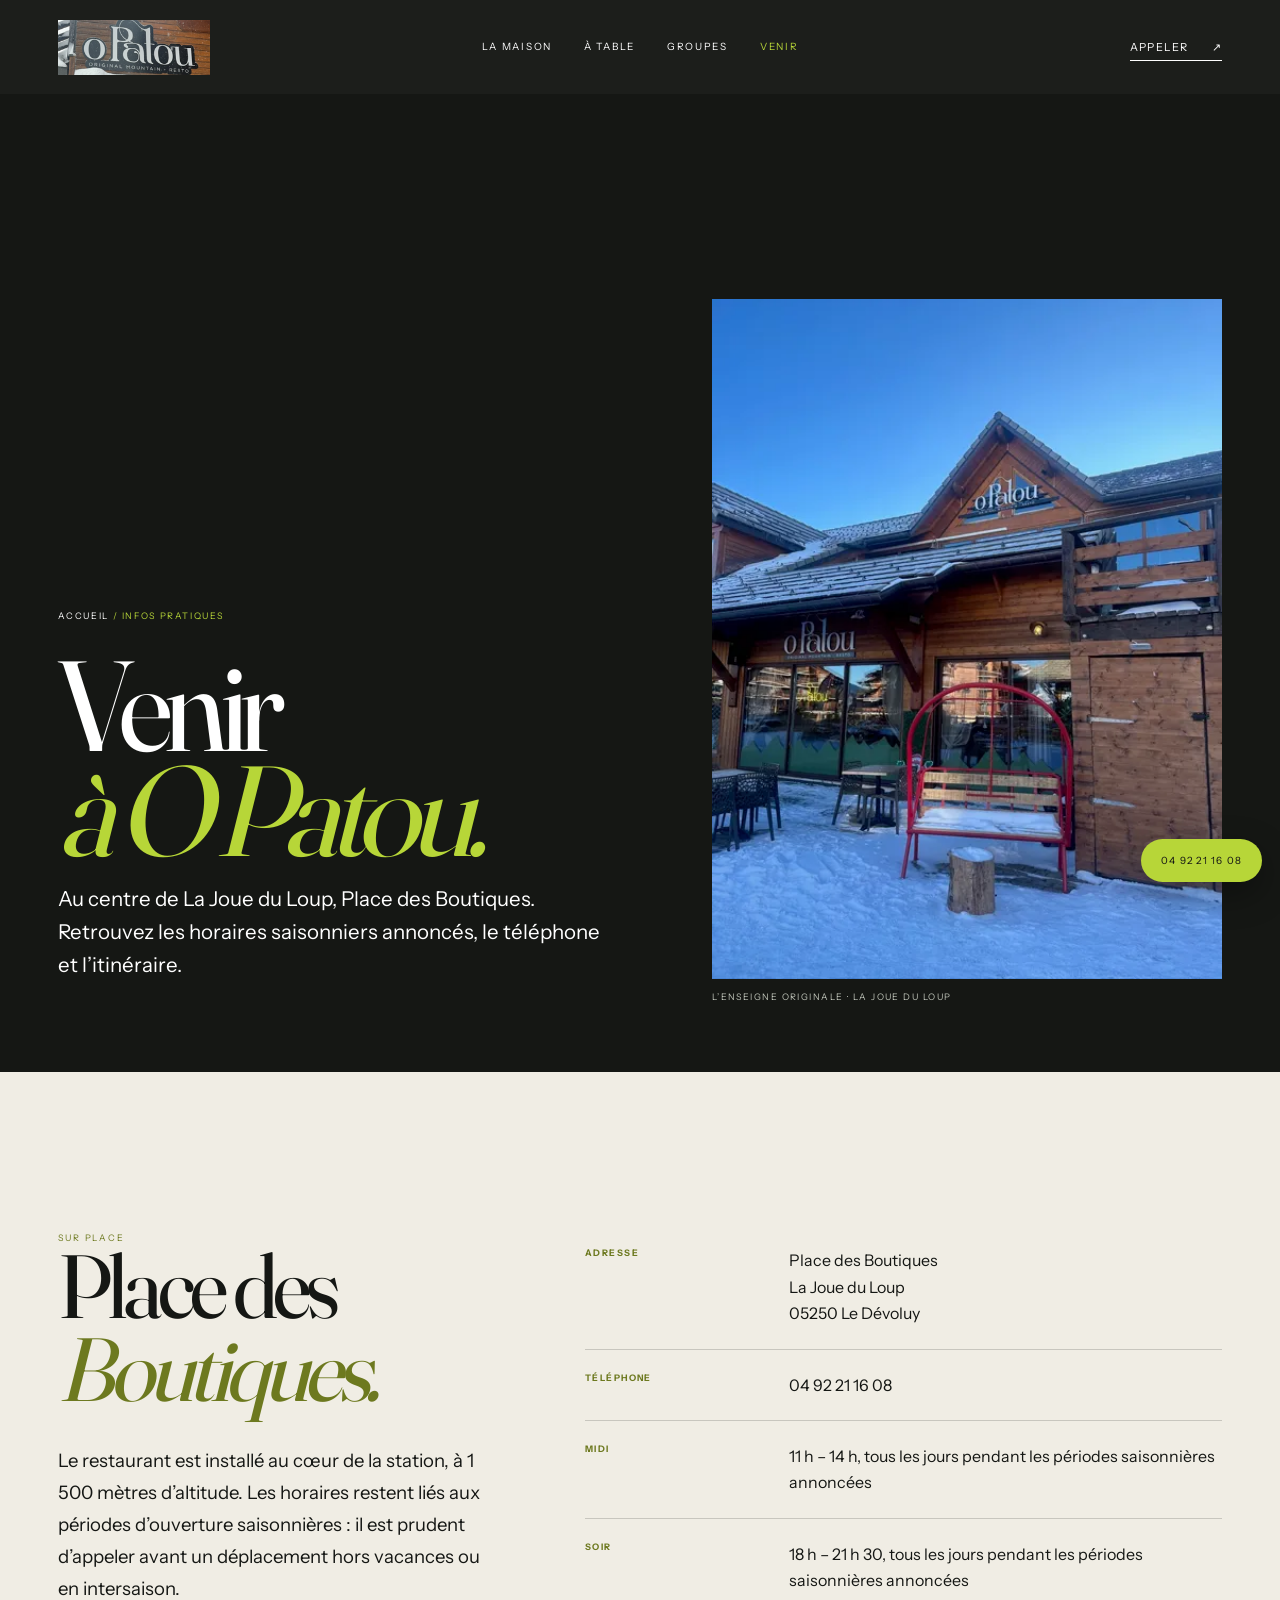
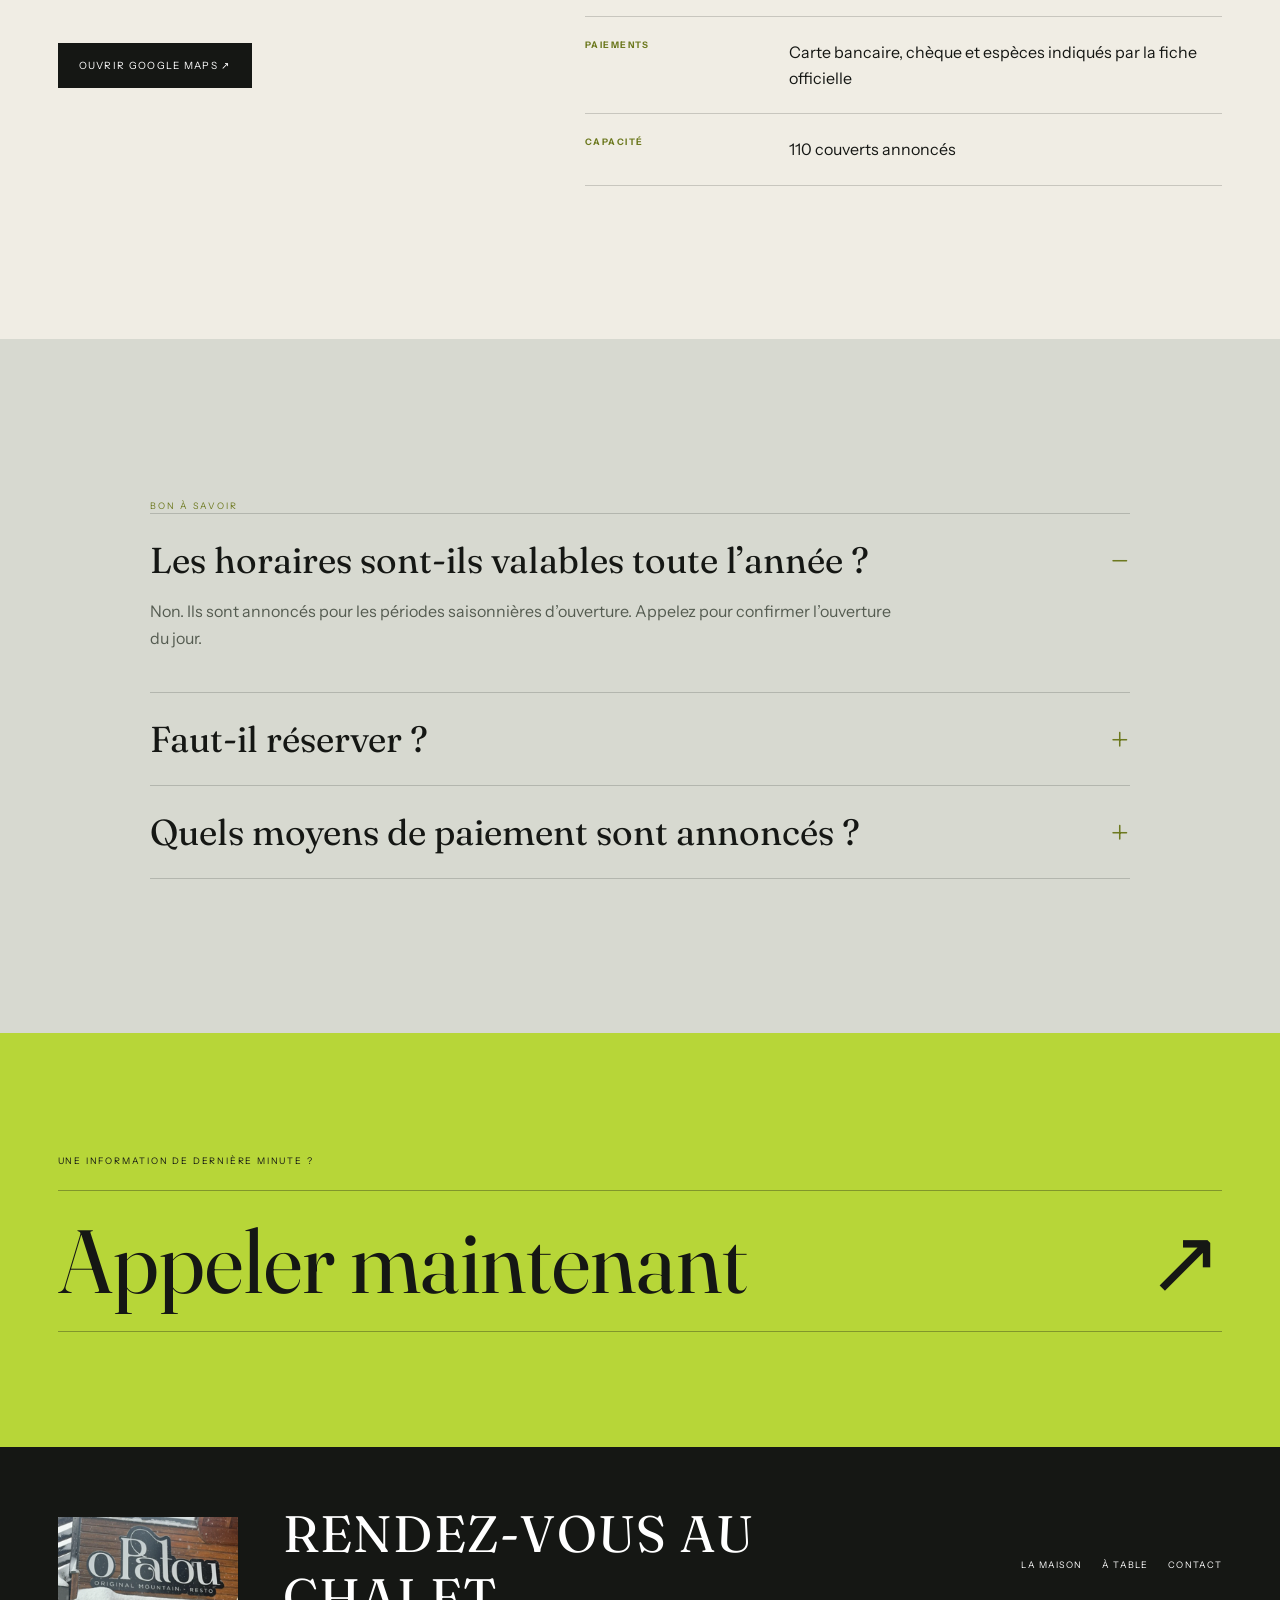
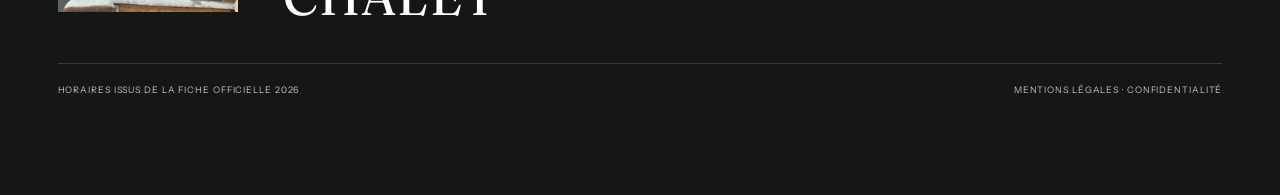
<file: infos-pratiques.html>
<!doctype html><html lang="fr"><head><meta charset="utf-8"><meta name="viewport" content="width=device-width,initial-scale=1"><meta name="description" content="Adresse, horaires saisonniers, accès et informations pratiques d'O Patou à La Joue du Loup."><title>Infos pratiques — O Patou</title><link rel="icon" href="favicon.svg"><link rel="stylesheet" href="styles.css"><link rel="stylesheet" href="pages.css"></head><body class="inner"><header class="topbar"><a class="brand" href="index.html"><img src="assets/logo-original.webp" alt="O Patou"></a><button class="menu-toggle" aria-expanded="false" aria-controls="menu"><span>Menu</span><i></i></button><nav id="menu"><a href="la-maison.html">La maison</a><a href="la-carte.html">À table</a><a href="groupes.html">Groupes</a><a href="infos-pratiques.html" aria-current="page">Venir</a></nav><a class="book" href="tel:+33492211608">Appeler <span>↗</span></a></header><main class="inner-main"><section class="subhero"><div class="subhero-copy"><div class="crumb"><a href="index.html">Accueil</a> / Infos pratiques</div><h1>Venir<br><em>à O Patou.</em></h1><p>Au centre de La Joue du Loup, Place des Boutiques. Retrouvez les horaires saisonniers annoncés, le téléphone et l’itinéraire.</p></div><figure><img src="assets/front.webp" alt="Façade du restaurant O Patou"><figcaption>L’enseigne originale · La Joue du Loup</figcaption></figure></section><section class="content-section"><div class="info-grid"><div><span class="eyebrow">Sur place</span><h2>Place des<br><em>Boutiques.</em></h2><p class="rich-copy">Le restaurant est installé au cœur de la station, à 1 500 mètres d’altitude. Les horaires restent liés aux périodes d’ouverture saisonnières : il est prudent d’appeler avant un déplacement hors vacances ou en intersaison.</p><a class="button" href="https://www.google.com/maps/search/?api=1&query=O+Patou+Place+des+Boutiques+La+Joue+du+Loup" target="_blank" rel="noopener">Ouvrir Google Maps ↗</a></div><table class="info-table"><tr><th>Adresse</th><td>Place des Boutiques<br>La Joue du Loup<br>05250 Le Dévoluy</td></tr><tr><th>Téléphone</th><td><a href="tel:+33492211608">04 92 21 16 08</a></td></tr><tr><th>Midi</th><td>11 h – 14 h, tous les jours pendant les périodes saisonnières annoncées</td></tr><tr><th>Soir</th><td>18 h – 21 h 30, tous les jours pendant les périodes saisonnières annoncées</td></tr><tr><th>Paiements</th><td>Carte bancaire, chèque et espèces indiqués par la fiche officielle</td></tr><tr><th>Capacité</th><td>110 couverts annoncés</td></tr></table></div></section><section class="content-section" style="background:#d7d9d0"><div class="faq"><span class="eyebrow">Bon à savoir</span><details open><summary>Les horaires sont-ils valables toute l’année ?</summary><p>Non. Ils sont annoncés pour les périodes saisonnières d’ouverture. Appelez pour confirmer l’ouverture du jour.</p></details><details><summary>Faut-il réserver ?</summary><p>La réservation est particulièrement recommandée pour le soir, les périodes de forte fréquentation et les groupes.</p></details><details><summary>Quels moyens de paiement sont annoncés ?</summary><p>La fiche officielle mentionne carte bancaire, chèque et espèces. Pour les groupes ou un règlement particulier, confirmez au préalable.</p></details></div></section><section class="cta-strip"><small>Une information de dernière minute ?</small><a href="tel:+33492211608">Appeler maintenant <span>↗</span></a></section></main><footer class="inner-footer"><div class="inner-footer-top"><img src="assets/logo-original.webp" alt="O Patou"><strong>Rendez-vous au chalet</strong><nav><a href="la-maison.html">La maison</a><a href="la-carte.html">À table</a><a href="contact.html">Contact</a></nav></div><div class="inner-footer-bottom"><span>Horaires issus de la fiche officielle 2026</span><span><a href="mentions-legales.html">Mentions légales</a> · <a href="confidentialite.html">Confidentialité</a></span></div></footer><a class="sticky-phone" href="tel:+33492211608">04 92 21 16 08</a><script src="pages.js"></script></body></html>
</file>
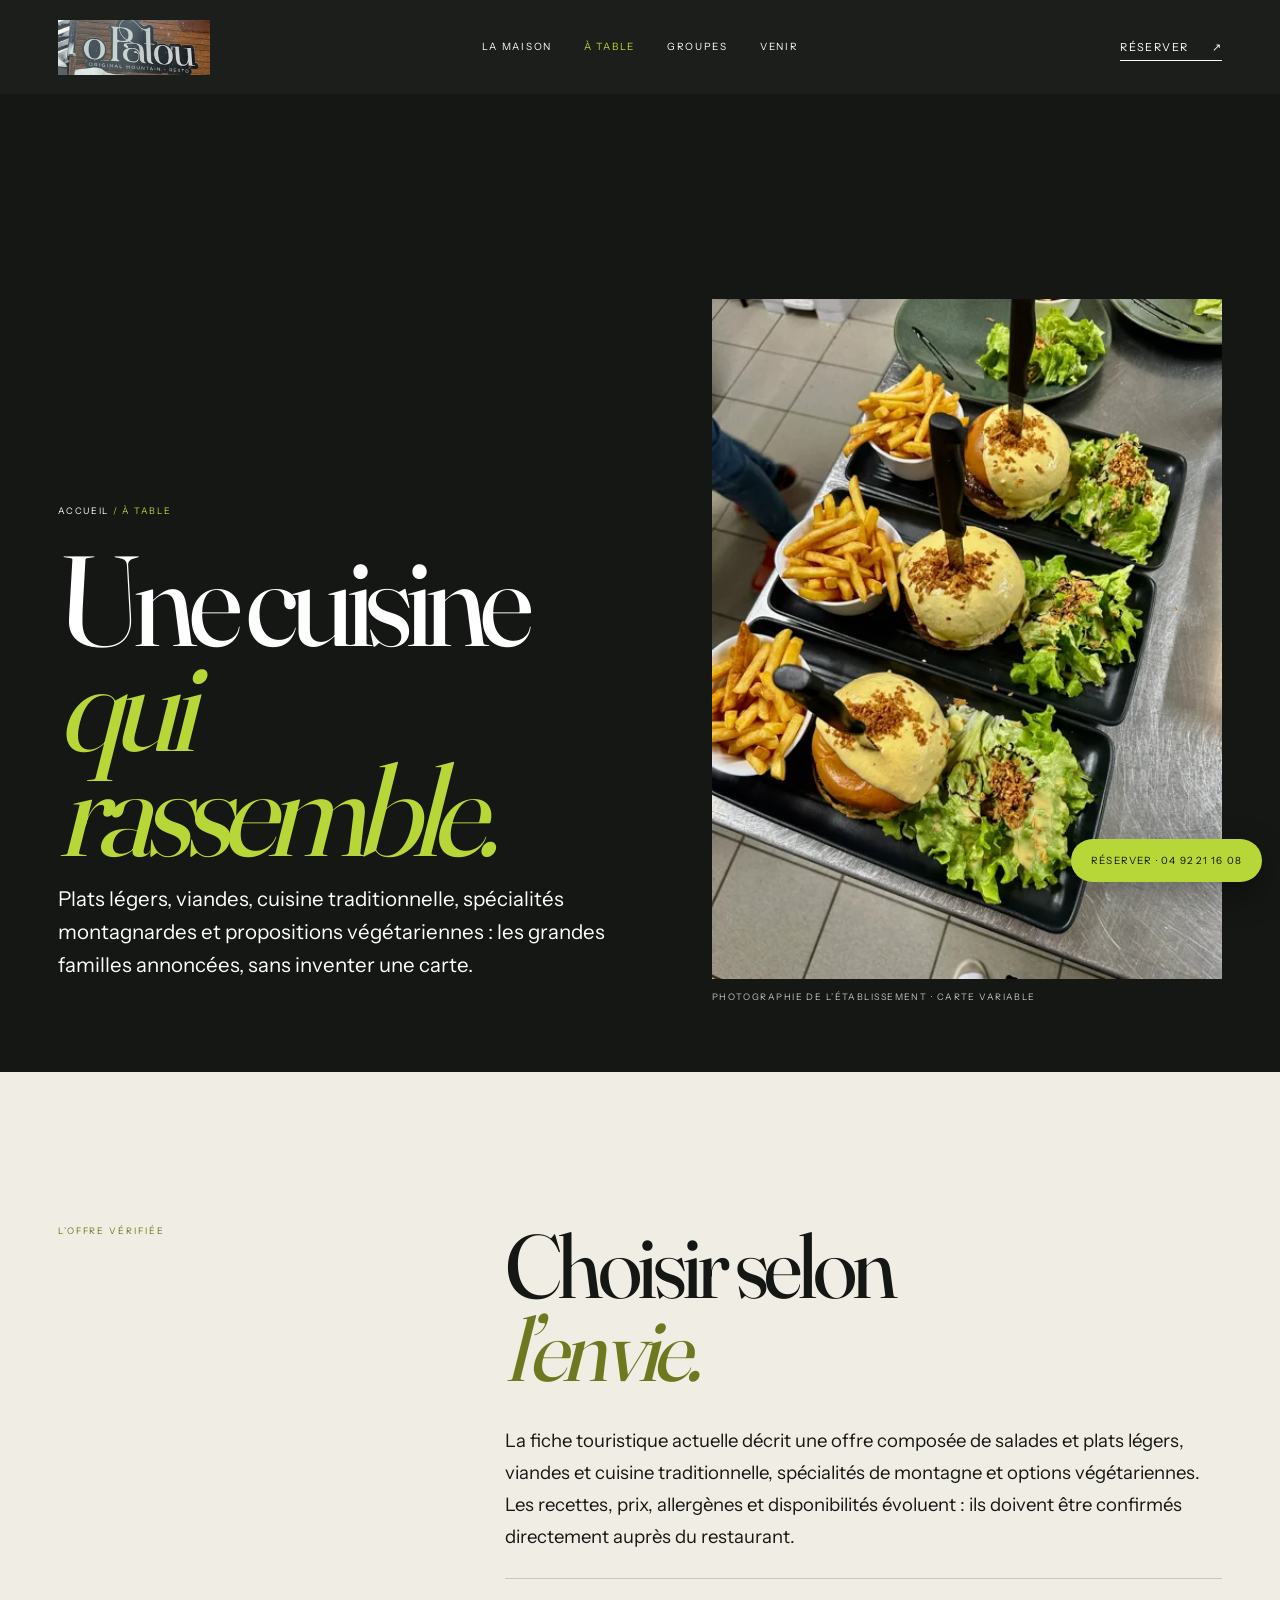
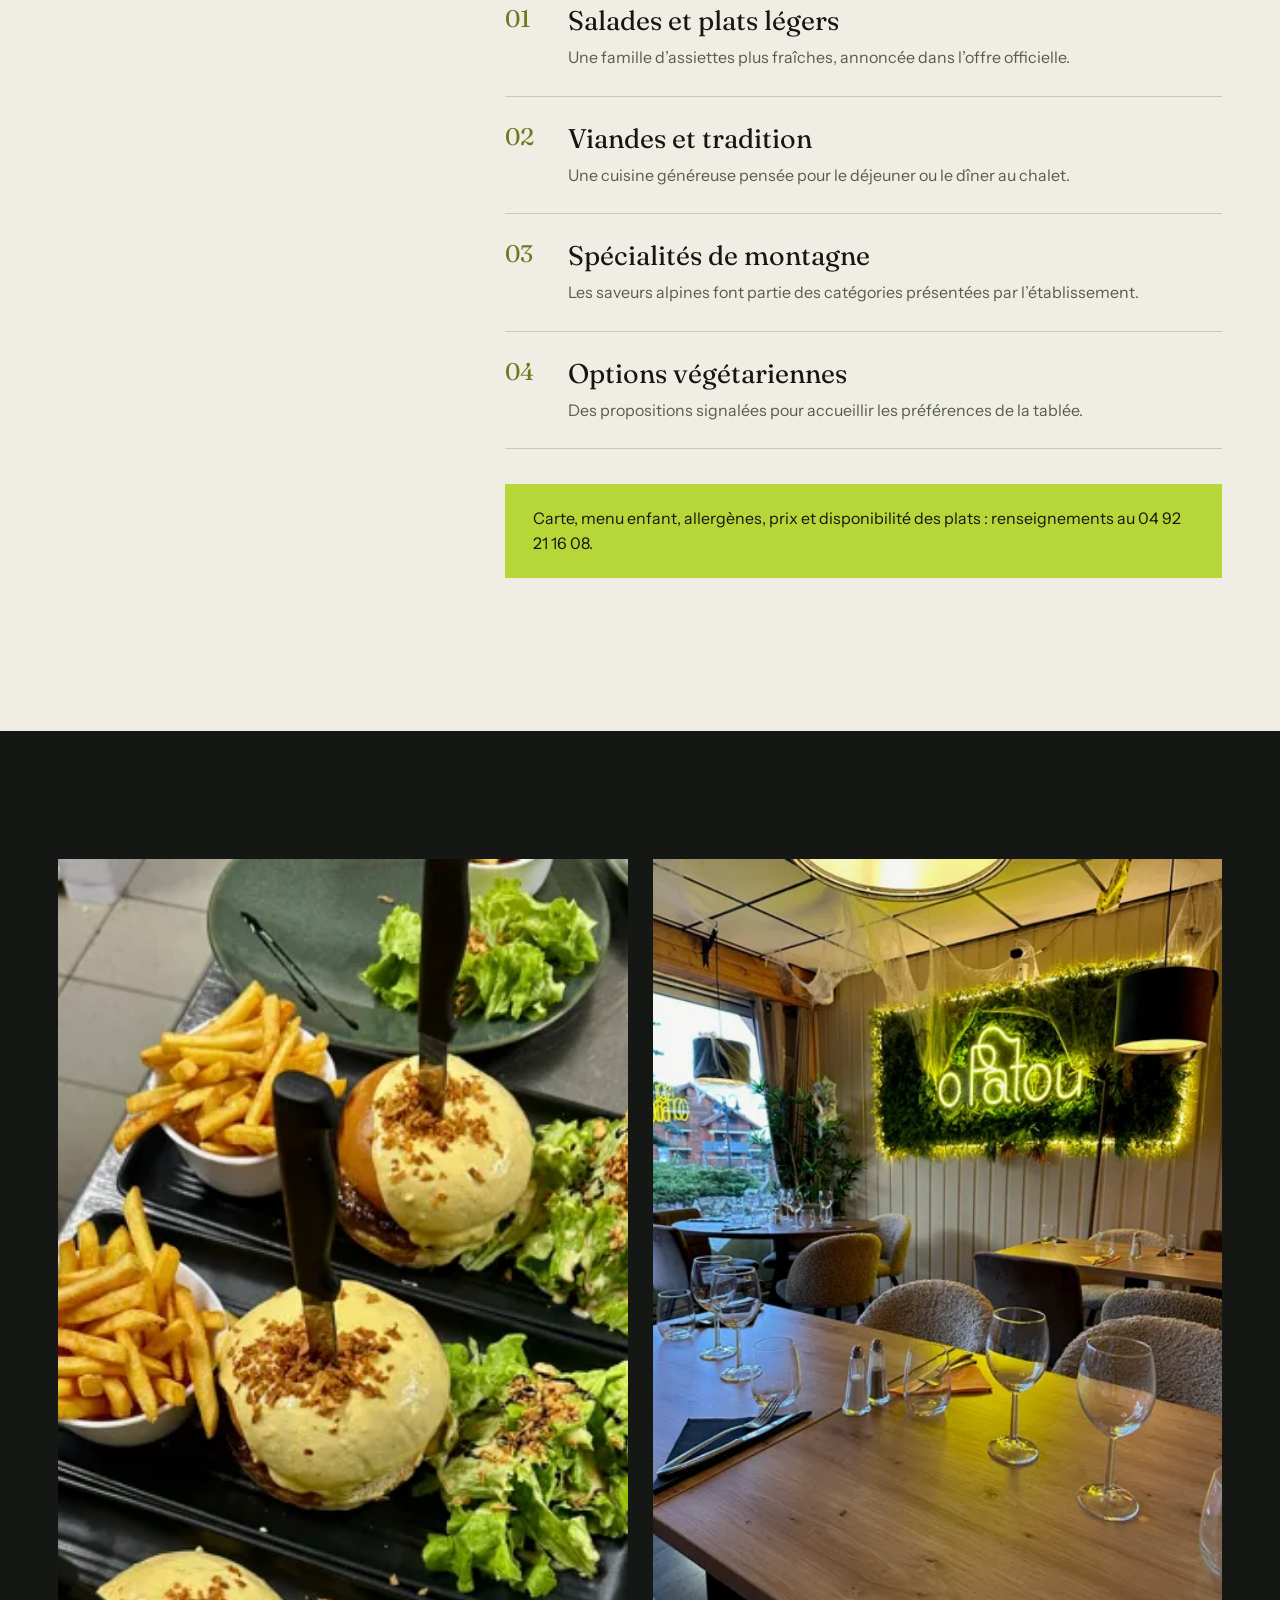
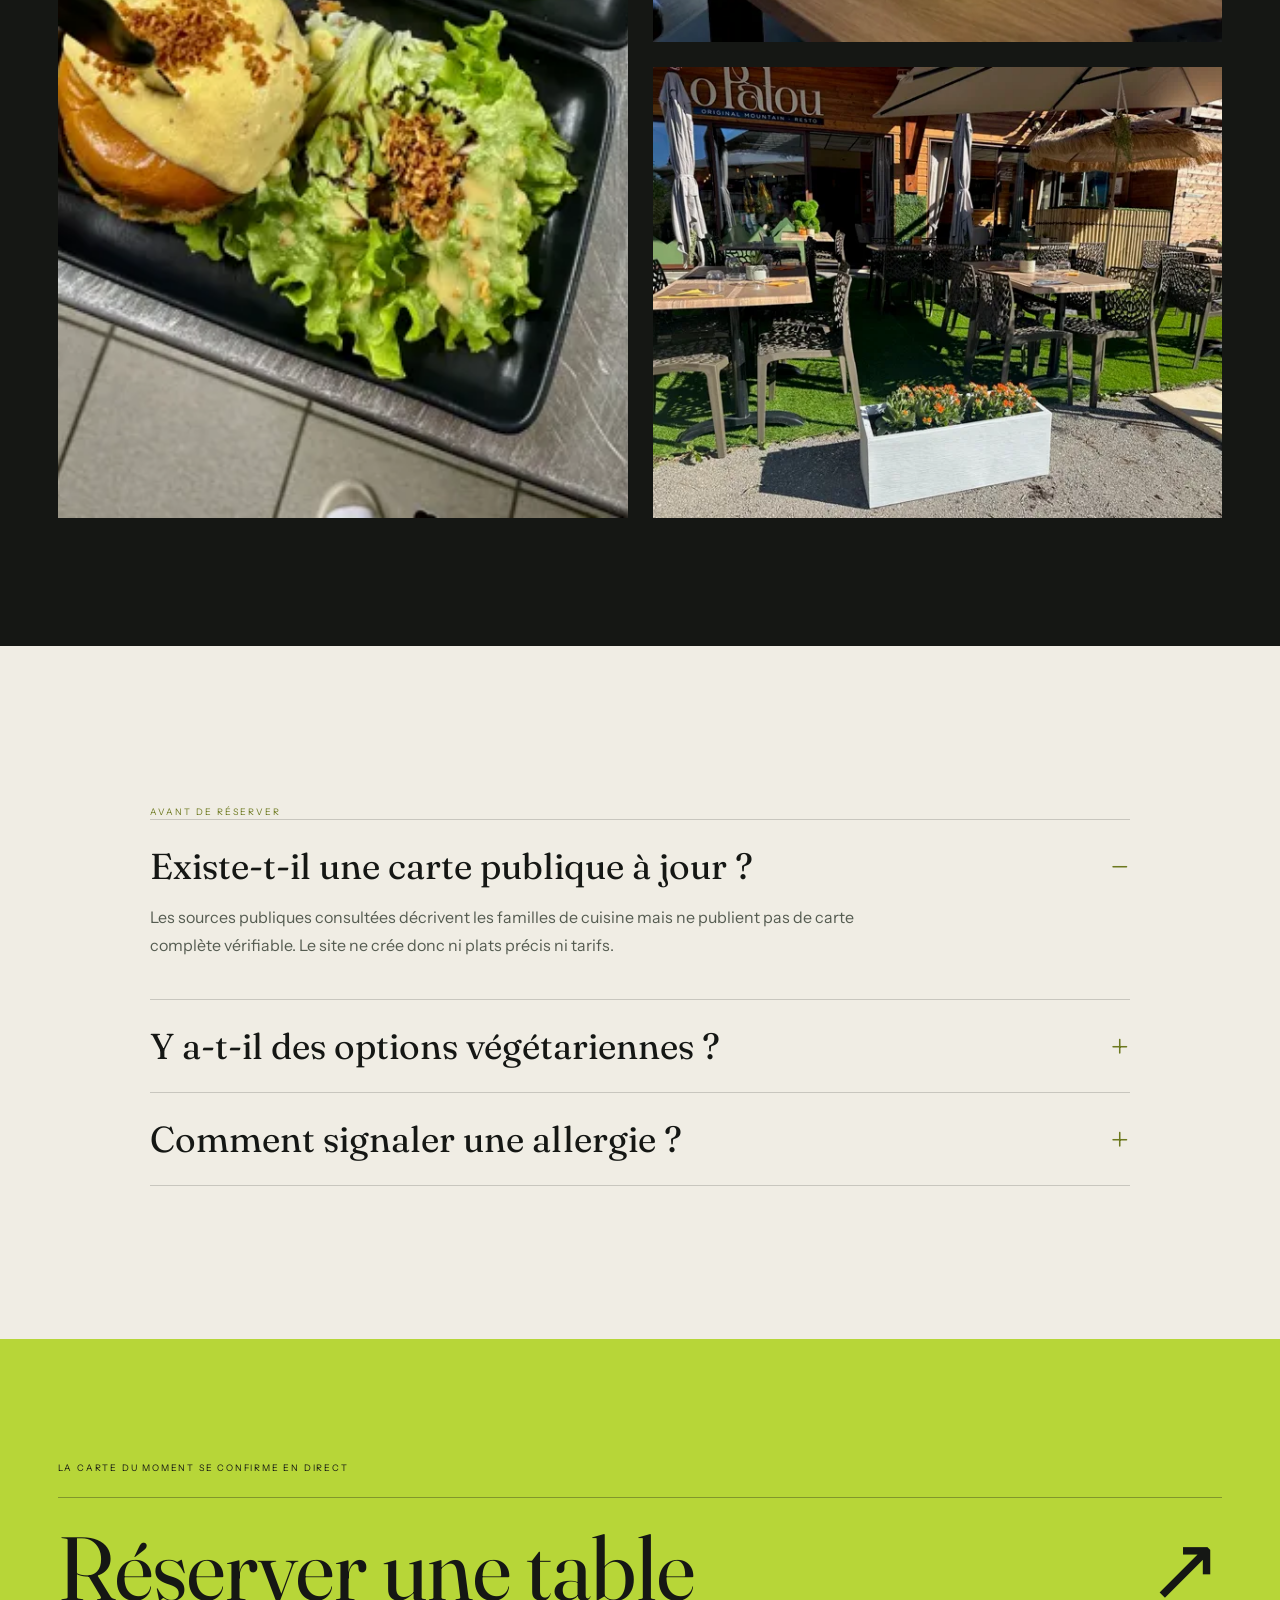
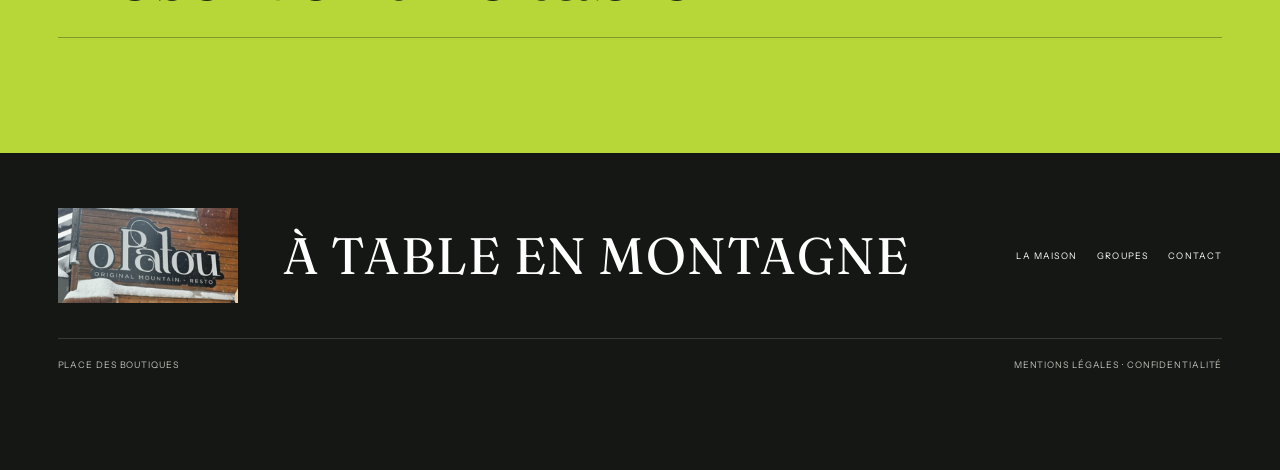
<file: la-carte.html>
<!doctype html><html lang="fr"><head><meta charset="utf-8"><meta name="viewport" content="width=device-width,initial-scale=1"><meta name="description" content="Cuisine traditionnelle, viandes, spécialités de montagne et options végétariennes chez O Patou."><title>À table — O Patou</title><link rel="icon" href="favicon.svg"><link rel="stylesheet" href="styles.css"><link rel="stylesheet" href="pages.css"></head><body class="inner"><header class="topbar"><a class="brand" href="index.html"><img src="assets/logo-original.webp" alt="O Patou"></a><button class="menu-toggle" aria-expanded="false" aria-controls="menu"><span>Menu</span><i></i></button><nav id="menu"><a href="la-maison.html">La maison</a><a href="la-carte.html" aria-current="page">À table</a><a href="groupes.html">Groupes</a><a href="infos-pratiques.html">Venir</a></nav><a class="book" href="tel:+33492211608">Réserver <span>↗</span></a></header><main class="inner-main"><section class="subhero"><div class="subhero-copy"><div class="crumb"><a href="index.html">Accueil</a> / À table</div><h1>Une cuisine<br><em>qui rassemble.</em></h1><p>Plats légers, viandes, cuisine traditionnelle, spécialités montagnardes et propositions végétariennes : les grandes familles annoncées, sans inventer une carte.</p></div><figure><img src="assets/burgers.webp" alt="Assiettes préparées au restaurant O Patou"><figcaption>Photographie de l’établissement · carte variable</figcaption></figure></section><section class="content-section"><div class="section-grid"><span class="eyebrow">L’offre vérifiée</span><div><h2>Choisir selon<br><em>l’envie.</em></h2><p class="rich-copy">La fiche touristique actuelle décrit une offre composée de salades et plats légers, viandes et cuisine traditionnelle, spécialités de montagne et options végétariennes. Les recettes, prix, allergènes et disponibilités évoluent : ils doivent être confirmés directement auprès du restaurant.</p><div class="offer-list"><article class="offer"><span>01</span><div><h3>Salades et plats légers</h3><p>Une famille d’assiettes plus fraîches, annoncée dans l’offre officielle.</p></div></article><article class="offer"><span>02</span><div><h3>Viandes et tradition</h3><p>Une cuisine généreuse pensée pour le déjeuner ou le dîner au chalet.</p></div></article><article class="offer"><span>03</span><div><h3>Spécialités de montagne</h3><p>Les saveurs alpines font partie des catégories présentées par l’établissement.</p></div></article><article class="offer"><span>04</span><div><h3>Options végétariennes</h3><p>Des propositions signalées pour accueillir les préférences de la tablée.</p></div></article></div><div class="note">Carte, menu enfant, allergènes, prix et disponibilité des plats : renseignements au 04 92 21 16 08.</div></div></div></section><section class="gallery-wall"><figure><img src="assets/burgers.webp" alt="Plats servis chez O Patou"><figcaption>En cuisine</figcaption></figure><figure><img src="assets/neon.webp" alt="Tables dressées sous l’enseigne lumineuse O Patou"><figcaption>Dans la salle</figcaption></figure><figure><img src="assets/terrace.webp" alt="Tables sur la terrasse O Patou"><figcaption>En terrasse</figcaption></figure></section><section class="content-section"><div class="faq"><span class="eyebrow">Avant de réserver</span><details open><summary>Existe-t-il une carte publique à jour ?</summary><p>Les sources publiques consultées décrivent les familles de cuisine mais ne publient pas de carte complète vérifiable. Le site ne crée donc ni plats précis ni tarifs.</p></details><details><summary>Y a-t-il des options végétariennes ?</summary><p>Oui, la fiche officielle en mentionne. Leur composition et leur disponibilité sont à confirmer lors de la réservation.</p></details><details><summary>Comment signaler une allergie ?</summary><p>Appelez l’équipe avant la venue afin qu’elle puisse confirmer les ingrédients, les traces possibles et les adaptations réalisables.</p></details></div></section><section class="cta-strip"><small>La carte du moment se confirme en direct</small><a href="tel:+33492211608">Réserver une table <span>↗</span></a></section></main><footer class="inner-footer"><div class="inner-footer-top"><img src="assets/logo-original.webp" alt="O Patou"><strong>À table en montagne</strong><nav><a href="la-maison.html">La maison</a><a href="groupes.html">Groupes</a><a href="contact.html">Contact</a></nav></div><div class="inner-footer-bottom"><span>Place des Boutiques</span><span><a href="mentions-legales.html">Mentions légales</a> · <a href="confidentialite.html">Confidentialité</a></span></div></footer><a class="sticky-phone" href="tel:+33492211608">Réserver · 04 92 21 16 08</a><script src="pages.js"></script></body></html>
</file>
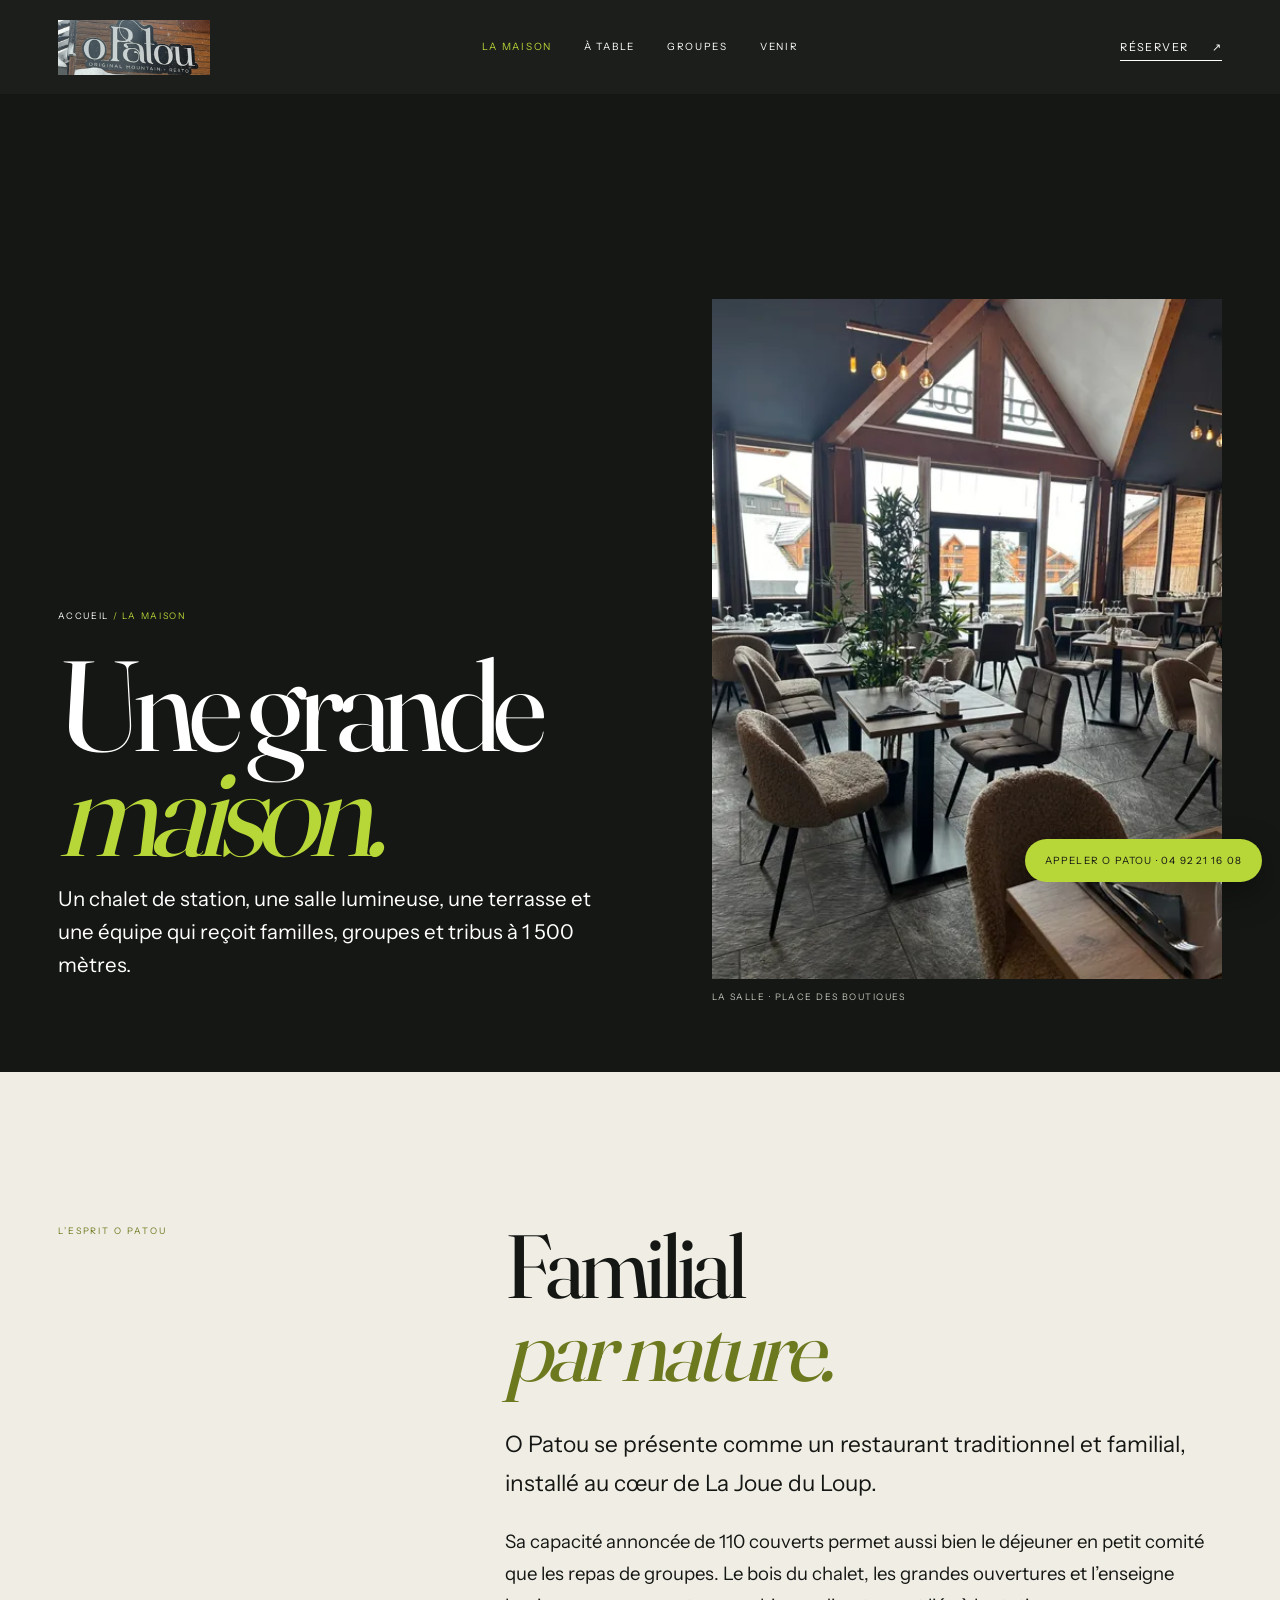
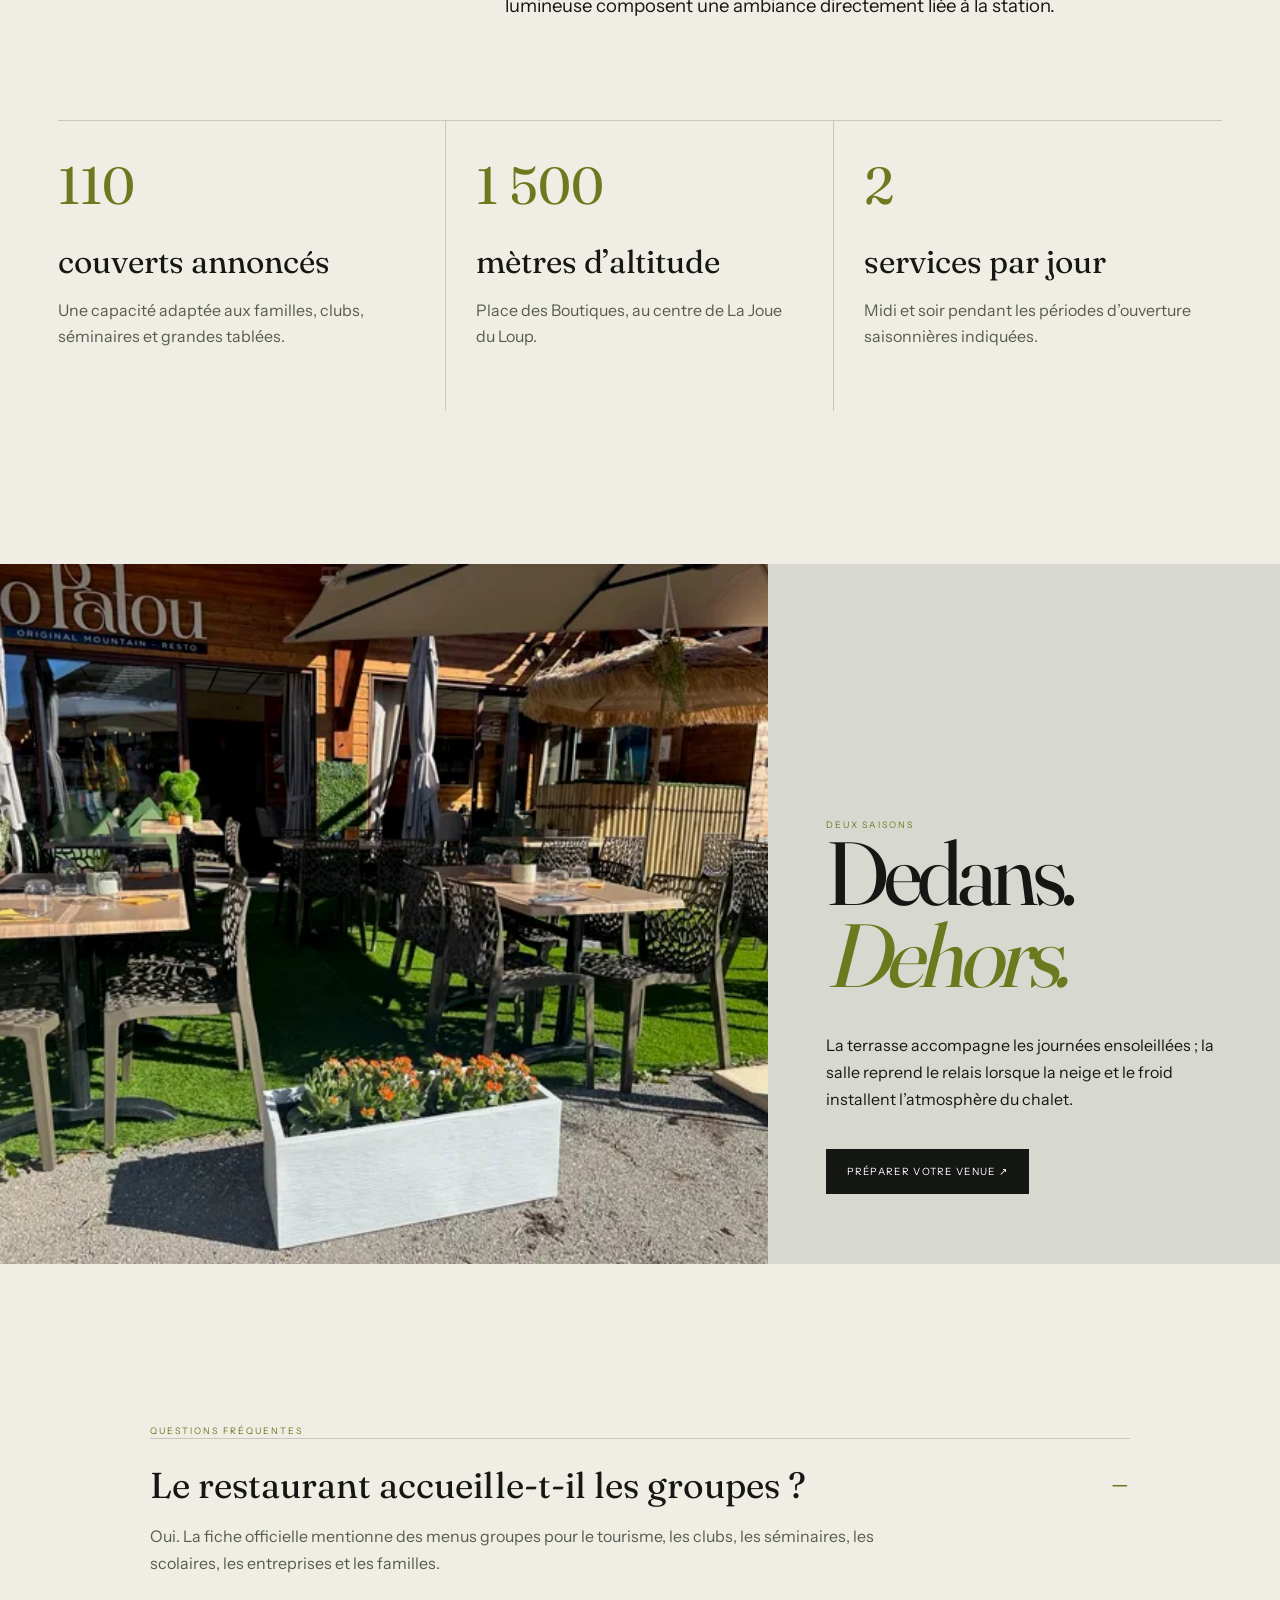
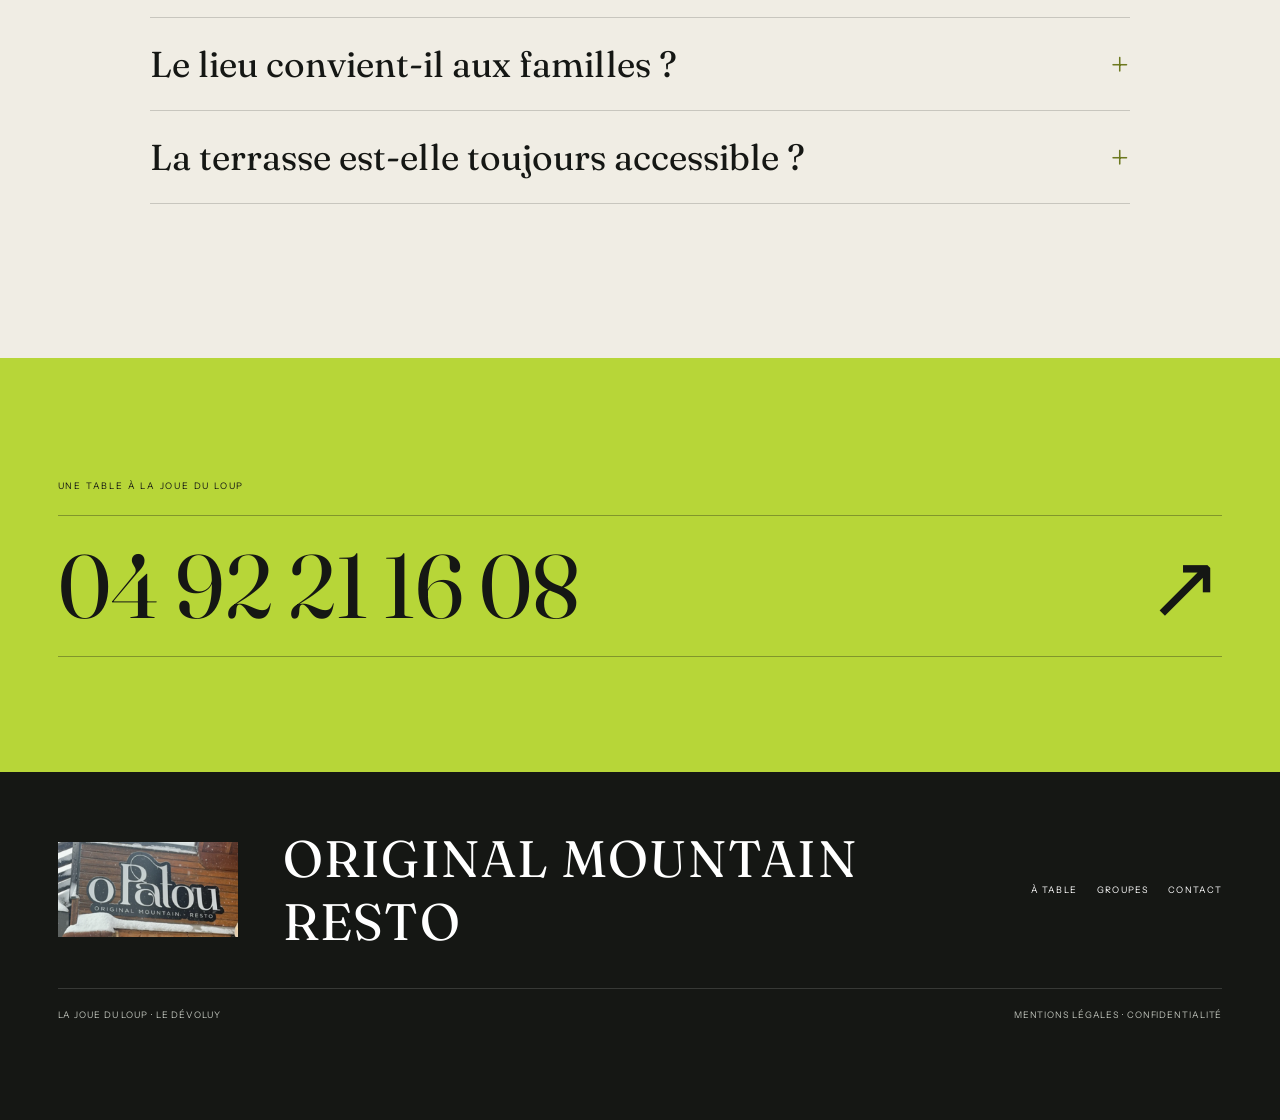
<file: la-maison.html>
<!doctype html><html lang="fr"><head><meta charset="utf-8"><meta name="viewport" content="width=device-width,initial-scale=1"><meta name="theme-color" content="#151714"><meta name="description" content="Découvrez O Patou, restaurant familial de 110 couverts au cœur de La Joue du Loup."><title>La maison — O Patou</title><link rel="icon" href="favicon.svg"><link rel="stylesheet" href="styles.css"><link rel="stylesheet" href="pages.css"></head><body class="inner"><header class="topbar"><a class="brand" href="index.html"><img src="assets/logo-original.webp" alt="O Patou"></a><button class="menu-toggle" aria-expanded="false" aria-controls="menu"><span>Menu</span><i></i></button><nav id="menu"><a href="la-maison.html" aria-current="page">La maison</a><a href="la-carte.html">À table</a><a href="groupes.html">Groupes</a><a href="infos-pratiques.html">Venir</a></nav><a class="book" href="tel:+33492211608">Réserver <span>↗</span></a></header><main class="inner-main"><section class="subhero"><div class="subhero-copy"><div class="crumb"><a href="index.html">Accueil</a> / La maison</div><h1>Une grande<br><em>maison.</em></h1><p>Un chalet de station, une salle lumineuse, une terrasse et une équipe qui reçoit familles, groupes et tribus à 1 500 mètres.</p></div><figure><img src="assets/dining.webp" alt="Salle lumineuse du restaurant O Patou"><figcaption>La salle · Place des Boutiques</figcaption></figure></section><section class="content-section"><div class="section-grid"><span class="eyebrow">L’esprit O Patou</span><div><h2>Familial<br><em>par nature.</em></h2><div class="rich-copy"><p>O Patou se présente comme un restaurant traditionnel et familial, installé au cœur de La Joue du Loup.</p><p>Sa capacité annoncée de 110 couverts permet aussi bien le déjeuner en petit comité que les repas de groupes. Le bois du chalet, les grandes ouvertures et l’enseigne lumineuse composent une ambiance directement liée à la station.</p></div></div></div><div class="service-grid"><article class="service-card"><b>110</b><h3>couverts annoncés</h3><p>Une capacité adaptée aux familles, clubs, séminaires et grandes tablées.</p></article><article class="service-card"><b>1 500</b><h3>mètres d’altitude</h3><p>Place des Boutiques, au centre de La Joue du Loup.</p></article><article class="service-card"><b>2</b><h3>services par jour</h3><p>Midi et soir pendant les périodes d’ouverture saisonnières indiquées.</p></article></div></section><section class="photo-split"><figure><img src="assets/terrace.webp" alt="Terrasse ensoleillée d'O Patou"></figure><div class="split-copy"><span class="eyebrow">Deux saisons</span><h2>Dedans.<br><em>Dehors.</em></h2><p>La terrasse accompagne les journées ensoleillées ; la salle reprend le relais lorsque la neige et le froid installent l’atmosphère du chalet.</p><a class="button" href="infos-pratiques.html">Préparer votre venue ↗</a></div></section><section class="content-section"><div class="faq"><span class="eyebrow">Questions fréquentes</span><details open><summary>Le restaurant accueille-t-il les groupes ?</summary><p>Oui. La fiche officielle mentionne des menus groupes pour le tourisme, les clubs, les séminaires, les scolaires, les entreprises et les familles.</p></details><details><summary>Le lieu convient-il aux familles ?</summary><p>O Patou se définit comme un restaurant familial. Pour une poussette, un siège enfant ou un besoin d’accessibilité précis, un appel préalable reste conseillé.</p></details><details><summary>La terrasse est-elle toujours accessible ?</summary><p>Elle dépend naturellement de la météo et de l’organisation du jour. L’équipe peut confirmer les conditions par téléphone.</p></details></div></section><section class="cta-strip"><small>Une table à La Joue du Loup</small><a href="tel:+33492211608">04 92 21 16 08 <span>↗</span></a></section></main><footer class="inner-footer"><div class="inner-footer-top"><img src="assets/logo-original.webp" alt="O Patou"><strong>Original Mountain Resto</strong><nav><a href="la-carte.html">À table</a><a href="groupes.html">Groupes</a><a href="contact.html">Contact</a></nav></div><div class="inner-footer-bottom"><span>La Joue du Loup · Le Dévoluy</span><span><a href="mentions-legales.html">Mentions légales</a> · <a href="confidentialite.html">Confidentialité</a></span></div></footer><a class="sticky-phone" href="tel:+33492211608">Appeler O Patou · 04 92 21 16 08</a><script src="pages.js"></script></body></html>
</file>
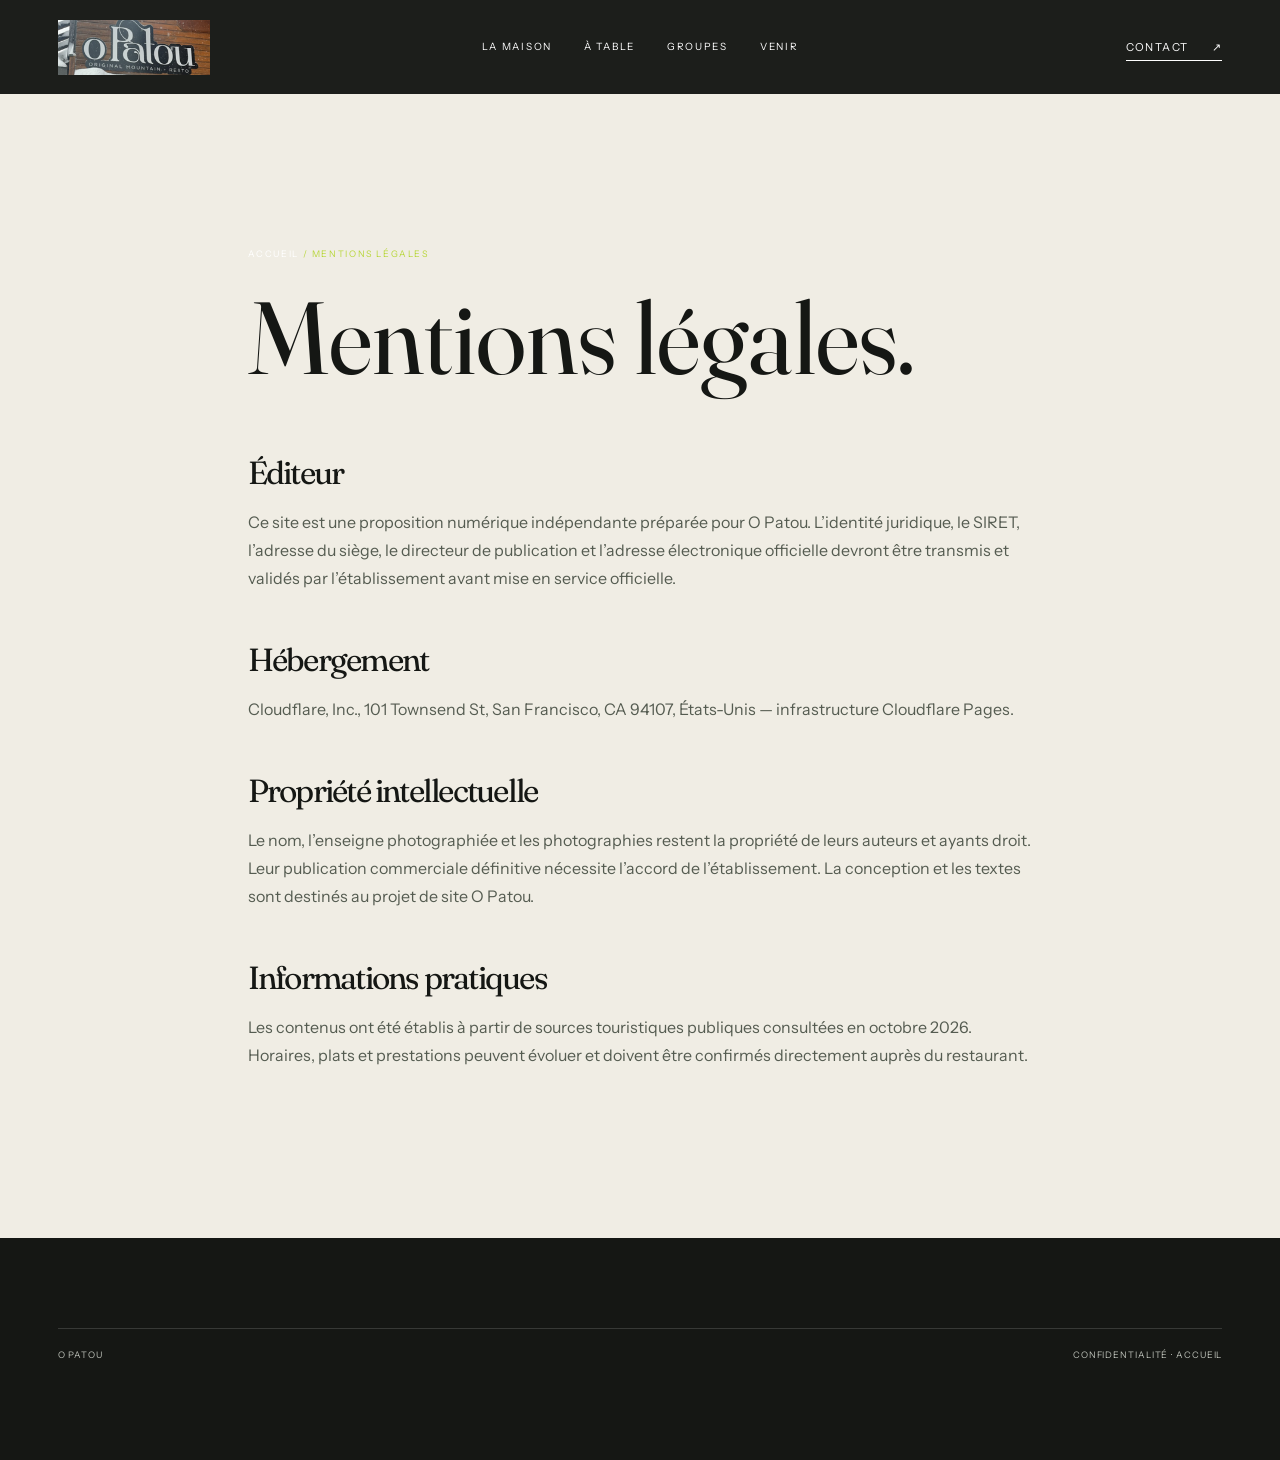
<file: mentions-legales.html>
<!doctype html><html lang="fr"><head><meta charset="utf-8"><meta name="viewport" content="width=device-width,initial-scale=1"><meta name="robots" content="noindex"><title>Mentions légales — O Patou</title><link rel="stylesheet" href="styles.css"><link rel="stylesheet" href="pages.css"></head><body class="inner"><header class="topbar"><a class="brand" href="index.html"><img src="assets/logo-original.webp" alt="O Patou"></a><button class="menu-toggle" aria-expanded="false" aria-controls="menu"><span>Menu</span><i></i></button><nav id="menu"><a href="la-maison.html">La maison</a><a href="la-carte.html">À table</a><a href="groupes.html">Groupes</a><a href="infos-pratiques.html">Venir</a></nav><a class="book" href="contact.html">Contact <span>↗</span></a></header><main class="inner-main"><section class="content-section legal"><div class="crumb"><a href="index.html">Accueil</a> / Mentions légales</div><h1>Mentions légales.</h1><h2>Éditeur</h2><p>Ce site est une proposition numérique indépendante préparée pour O Patou. L’identité juridique, le SIRET, l’adresse du siège, le directeur de publication et l’adresse électronique officielle devront être transmis et validés par l’établissement avant mise en service officielle.</p><h2>Hébergement</h2><p>Cloudflare, Inc., 101 Townsend St, San Francisco, CA 94107, États-Unis — infrastructure Cloudflare Pages.</p><h2>Propriété intellectuelle</h2><p>Le nom, l’enseigne photographiée et les photographies restent la propriété de leurs auteurs et ayants droit. Leur publication commerciale définitive nécessite l’accord de l’établissement. La conception et les textes sont destinés au projet de site O Patou.</p><h2>Informations pratiques</h2><p>Les contenus ont été établis à partir de sources touristiques publiques consultées en octobre 2026. Horaires, plats et prestations peuvent évoluer et doivent être confirmés directement auprès du restaurant.</p></section></main><footer class="inner-footer"><div class="inner-footer-bottom"><span>O Patou</span><span><a href="confidentialite.html">Confidentialité</a> · <a href="index.html">Accueil</a></span></div></footer><script src="pages.js"></script></body></html>
</file>
<file: styles.css>
@font-face {
  font-family: Fraunces;
  src: url("assets/fraunces.woff2") format("woff2");
  font-display: swap;
}
@font-face {
  font-family: Instrument;
  src: url("assets/instrument.woff2") format("woff2");
  font-display: swap;
}
:root {
  --black: #151714;
  --cream: #f0ede4;
  --green: #b7d638;
  --fog: #c8cbc2;
  --pad: clamp(20px, 4.5vw, 78px);
  --line: rgba(21, 23, 20, 0.18);
}
* {
  box-sizing: border-box;
}
html {
  scroll-behavior: smooth;
}
body {
  margin: 0;
  background: var(--cream);
  color: var(--black);
  font-family: Instrument, Arial, sans-serif;
  overflow-x: hidden;
}
body.lock {
  overflow: hidden;
}
a {
  color: inherit;
  text-decoration: none;
}
img {
  display: block;
  width: 100%;
}
button {
  color: inherit;
  font: inherit;
}
::selection {
  background: var(--green);
  color: var(--black);
}
.intro {
  position: fixed;
  inset: 0;
  background: var(--cream);
  z-index: 1000;
  display: grid;
  place-content: center;
  justify-items: center;
  gap: 24px;
  transition: clip-path 1s cubic-bezier(0.75, 0, 0.2, 1);
  clip-path: inset(0);
}
.intro.done {
  clip-path: inset(0 0 100%);
}
.intro-mark {
  width: 120px;
  fill: var(--black);
  animation: breath 1.6s ease-in-out infinite;
}
.intro p {
  font-size: 10px;
  letter-spacing: 0.26em;
  text-transform: uppercase;
}
@keyframes breath {
  50% {
    transform: scale(0.94);
  }
}
.grain {
  position: fixed;
  inset: -60%;
  z-index: 90;
  pointer-events: none;
  opacity: 0.055;
  background-image: url("data:image/svg+xml,%3Csvg viewBox='0 0 180 180' xmlns='http://www.w3.org/2000/svg'%3E%3Cfilter id='n'%3E%3CfeTurbulence type='fractalNoise' baseFrequency='.82' numOctaves='3' stitchTiles='stitch'/%3E%3C/filter%3E%3Crect width='100%25' height='100%25' filter='url(%23n)' opacity='.9'/%3E%3C/svg%3E");
  animation: grain 0.2s steps(2) infinite;
}
@keyframes grain {
  0% {
    transform: translate(1%, 1%);
  }
  50% {
    transform: translate(-1%, 2%);
  }
  100% {
    transform: translate(2%, -1%);
  }
}
.pointer {
  position: fixed;
  z-index: 999;
  pointer-events: none;
  width: 36px;
  height: 36px;
  border: 1px solid var(--green);
  border-radius: 50%;
  display: grid;
  place-items: center;
  color: var(--green);
  font-size: 15px;
  translate: -50% -50%;
  transition:
    width 0.25s,
    height 0.25s,
    background 0.25s,
    color 0.25s;
}
.pointer.big {
  width: 72px;
  height: 72px;
  background: var(--green);
  color: var(--black);
}
@media (pointer: coarse) {
  .pointer {
    display: none;
  }
}
.topbar {
  height: 94px;
  position: fixed;
  z-index: 100;
  left: 0;
  right: 0;
  top: 0;
  padding: 14px var(--pad);
  display: grid;
  grid-template-columns: 190px 1fr 190px;
  align-items: center;
  color: white;
  mix-blend-mode: difference;
}
.brand {
  width: 152px;
}
.brand img {
  filter: invert(1);
}
.topbar nav {
  display: flex;
  justify-content: center;
  gap: 32px;
  font-size: 10px;
  text-transform: uppercase;
  letter-spacing: 0.17em;
}
.topbar nav a:after {
  content: "";
  display: block;
  height: 1px;
  background: currentColor;
  transform: scaleX(0);
  transition: transform 0.3s;
}
.topbar nav a:hover:after {
  transform: scaleX(1);
}
.book {
  justify-self: end;
  border-bottom: 1px solid;
  padding: 6px 0;
  font-size: 11px;
  text-transform: uppercase;
  letter-spacing: 0.13em;
}
.book span {
  margin-left: 20px;
}
.menu-toggle {
  display: none;
  background: none;
  border: 0;
}
.hero {
  height: 100svh;
  min-height: 720px;
  position: relative;
  background: var(--black);
  color: white;
  overflow: hidden;
}
.hero-photo,
.hero-photo img,
.hero-overlay {
  position: absolute;
  inset: 0;
}
.hero-photo img {
  height: 100%;
  object-fit: cover;
  transform: scale(1.04);
}
.hero-overlay {
  background:
    linear-gradient(90deg, #10120fd9 0 30%, transparent 68%),
    linear-gradient(0deg, #10120fb8, transparent 38%);
}
.hero-title {
  position: absolute;
  left: var(--pad);
  bottom: 18vh;
  z-index: 2;
}
.kicker {
  text-transform: uppercase;
  letter-spacing: 0.26em;
  font-size: 10px;
}
.hero h1 {
  font:
    clamp(90px, 13vw, 220px)/0.68 Fraunces,
    serif;
  letter-spacing: -0.065em;
  margin: 30px 0 0;
}
.hero h1 span {
  display: block;
}
.hero h1 .script {
  color: var(--green);
  font-style: italic;
  margin-left: 15vw;
  font-size: 0.62em;
  line-height: 1;
}
.hero h1 .line {
  opacity: 0;
  transform: translateY(100%);
  transition:
    opacity 0.8s,
    transform 1.1s cubic-bezier(0.2, 0.8, 0.2, 1);
}
.hero.loaded h1 .line {
  opacity: 1;
  transform: none;
}
.hero.loaded h1 .line:nth-child(2) {
  transition-delay: 0.18s;
}
.hero-foot {
  position: absolute;
  z-index: 3;
  left: var(--pad);
  right: var(--pad);
  bottom: 35px;
  border-top: 1px solid #ffffff50;
  padding-top: 18px;
  display: flex;
  justify-content: space-between;
  align-items: flex-end;
}
.hero-foot p {
  max-width: 430px;
  margin: 0;
  font-size: 14px;
  line-height: 1.5;
}
.hero-foot a {
  text-transform: uppercase;
  font-size: 10px;
  letter-spacing: 0.2em;
}
.hero-foot i {
  font-style: normal;
  margin-left: 20px;
  color: var(--green);
}
.hero-seal {
  position: absolute;
  z-index: 3;
  right: 5vw;
  top: 18vh;
  width: clamp(135px, 14vw, 220px);
  fill: white;
  animation: rotate 22s linear infinite;
}
.hero-seal text {
  font-size: 12px;
  letter-spacing: 2.4px;
}
.hero-seal .paw {
  fill: var(--green);
  transform-origin: center;
  animation: reverseRotate 22s linear infinite;
}
@keyframes rotate {
  to {
    transform: rotate(360deg);
  }
}
@keyframes reverseRotate {
  to {
    transform: rotate(-360deg);
  }
}
.welcome {
  padding: clamp(120px, 16vw, 240px) var(--pad);
  display: grid;
  grid-template-columns: 0.6fr 2.4fr;
  gap: 8vw;
}
.welcome-aside {
  display: flex;
  flex-direction: column;
  font-size: 10px;
  text-transform: uppercase;
  letter-spacing: 0.15em;
  line-height: 1.6;
}
.welcome-aside i {
  width: 1px;
  height: 150px;
  background: var(--line);
  margin: 25px 0;
}
.welcome-aside small {
  font-size: 9px;
  opacity: 0.65;
}
.overline {
  text-transform: uppercase;
  letter-spacing: 0.24em;
  font-size: 10px;
}
.welcome h2,
.table-heading h2,
.visit h2 {
  font:
    clamp(55px, 7.8vw, 124px)/0.98 Fraunces,
    serif;
  letter-spacing: -0.055em;
  margin: 35px 0;
}
.welcome h2 em,
.table-heading h2 em,
.visit h2 em {
  font-style: italic;
  color: #6d791f;
}
.welcome-bottom {
  border-top: 1px solid var(--line);
  padding-top: 30px;
  display: flex;
  justify-content: space-between;
  align-items: center;
}
.welcome-bottom p {
  max-width: 560px;
  font-size: 18px;
  line-height: 1.6;
}
.round-link {
  width: 135px;
  height: 135px;
  border-radius: 50%;
  border: 1px solid;
  display: flex;
  align-items: center;
  justify-content: center;
  text-transform: uppercase;
  font-size: 9px;
  letter-spacing: 0.14em;
  transition:
    background 0.3s,
    color 0.3s;
}
.round-link:hover {
  background: var(--black);
  color: var(--green);
}
.round-link span {
  margin-left: 15px;
}
.panorama {
  position: relative;
  background: var(--black);
  color: white;
  padding: 100px var(--pad) 140px;
  overflow: hidden;
}
.panorama-track {
  display: flex;
  white-space: nowrap;
  font: clamp(70px, 11vw, 175px)/0.8 Fraunces;
  color: var(--green);
  font-style: italic;
  animation: marquee 18s linear infinite;
  margin-bottom: 70px;
}
.panorama-track span {
  padding-right: 30px;
}
@keyframes marquee {
  to {
    transform: translateX(-50%);
  }
}
.panorama-img {
  height: min(65vw, 860px);
  margin: 0 12vw 0 0;
  overflow: hidden;
}
.panorama-img img {
  height: 100%;
  object-fit: cover;
}
.panorama-note {
  position: absolute;
  right: var(--pad);
  bottom: 80px;
  background: var(--green);
  color: var(--black);
  width: clamp(210px, 22vw, 340px);
  aspect-ratio: 1;
  padding: 28px;
  display: flex;
  align-items: flex-end;
  gap: 14px;
}
.panorama-note b {
  font: clamp(78px, 9vw, 135px)/0.65 Fraunces;
}
.panorama-note p {
  font-size: 11px;
  text-transform: uppercase;
  letter-spacing: 0.11em;
  line-height: 1.5;
}
.table {
  padding: clamp(120px, 14vw, 220px) var(--pad);
}
.table-heading {
  display: grid;
  grid-template-columns: 1fr 2fr;
  gap: 3vw;
  align-items: start;
}
.table-heading .overline {
  grid-row: 1/3;
}
.table-heading h2 {
  margin-top: 0;
}
.table-heading > p:last-child {
  grid-column: 2;
  max-width: 600px;
  line-height: 1.6;
}
.plates {
  margin-top: 100px;
  display: grid;
  grid-template-columns: repeat(4, 1fr);
}
.plate {
  min-height: 620px;
  padding: 28px;
  border: 1px solid var(--line);
  margin-right: -1px;
  position: relative;
  display: flex;
  flex-direction: column;
}
.plate > span {
  font-size: 9px;
  letter-spacing: 0.2em;
}
.plate h3 {
  font: clamp(38px, 3.6vw, 64px)/0.92 Fraunces;
  margin: auto 0 20px;
  letter-spacing: -0.04em;
}
.plate p {
  line-height: 1.55;
  font-size: 13px;
}
.plate-green {
  background: var(--green);
}
.plate-dark {
  background: var(--black);
  color: white;
}
.plate-photo {
  padding: 0;
  color: white;
  overflow: hidden;
}
.plate-photo img {
  position: absolute;
  inset: 0;
  height: 100%;
  object-fit: cover;
}
.plate-photo:after {
  content: "";
  position: absolute;
  inset: 0;
  background: linear-gradient(transparent, #000b);
}
.plate-photo span,
.plate-photo h3 {
  position: relative;
  z-index: 1;
  padding: 28px;
}
.plate-photo h3 {
  margin: auto 0 0;
}
.plate-orbit {
  width: 130px;
  height: 130px;
  border: 1px dashed currentColor;
  border-radius: 50%;
  display: grid;
  place-items: center;
  position: absolute;
  right: 25px;
  top: 25%;
  animation: rotate 16s linear infinite;
}
.plate-orbit i {
  font-style: normal;
  font-size: 34px;
  animation: reverseRotate 16s linear infinite;
}
.source-note {
  font-size: 10px;
  opacity: 0.6;
  margin-top: 25px;
}
.two-scenes {
  background: #d7d9d0;
  padding: var(--pad);
  display: grid;
  grid-template-columns: 1.1fr 0.9fr;
  grid-template-rows: auto auto;
  gap: var(--pad);
  align-items: center;
}
.scene {
  margin: 0;
  position: relative;
  overflow: hidden;
}
.scene img {
  height: 100%;
  object-fit: cover;
}
.scene-terrace {
  height: 70vw;
  max-height: 960px;
  grid-row: 1/3;
}
.scene-neon {
  height: 42vw;
  max-height: 600px;
}
.scene figcaption {
  position: absolute;
  bottom: 18px;
  left: 18px;
  background: var(--cream);
  padding: 12px 16px;
  font-size: 9px;
  letter-spacing: 0.16em;
  text-transform: uppercase;
}
.scene-copy {
  padding: 8vw 3vw;
}
.scene-copy span {
  font-size: 9px;
  letter-spacing: 0.22em;
}
.scene-copy h2,
.gallery-head h2 {
  font: clamp(55px, 6.5vw, 105px)/0.96 Fraunces;
  margin: 30px 0;
}
.scene-copy h2 em,
.gallery-head h2 em {
  color: #6d791f;
}
.scene-copy p {
  max-width: 480px;
  line-height: 1.7;
}
.gallery {
  background: var(--cream);
  padding: clamp(120px, 14vw, 210px) 0;
  position: relative;
}
.gallery-head {
  padding: 0 var(--pad);
  display: flex;
  justify-content: space-between;
  align-items: start;
}
.gallery-head h2 {
  text-align: right;
  margin-top: 0;
}
.gallery-head em {
  font-style: italic;
}
.gallery-slider {
  display: flex;
  gap: 24px;
  overflow-x: auto;
  padding: 40px var(--pad) 30px;
  scrollbar-width: none;
  cursor: grab;
}
.gallery-slider:active {
  cursor: grabbing;
}
.gallery-slider::-webkit-scrollbar {
  display: none;
}
.gallery-slider figure {
  margin: 0;
  flex: 0 0 min(55vw, 720px);
}
.gallery-slider figure:nth-child(even) {
  flex-basis: min(38vw, 520px);
  padding-top: 120px;
}
.gallery-slider img {
  height: 600px;
  object-fit: cover;
}
.gallery-slider figcaption {
  text-transform: uppercase;
  font-size: 9px;
  letter-spacing: 0.17em;
  margin-top: 15px;
}
.drag-hint {
  position: absolute;
  right: var(--pad);
  bottom: 65px;
  text-transform: uppercase;
  font-size: 9px;
  letter-spacing: 0.18em;
}
.visit {
  background: var(--black);
  color: white;
  padding: clamp(110px, 14vw, 220px) var(--pad) 60px;
  display: grid;
  grid-template-columns: 0.55fr 2.45fr;
  gap: 8vw;
}
.visit-logo img {
  position: sticky;
  top: 140px;
  filter: invert(85%) sepia(42%) saturate(806%) hue-rotate(24deg)
    brightness(96%) contrast(91%);
}
.visit h2 {
  margin-top: 30px;
}
.visit h2 em {
  color: var(--green);
}
.details {
  display: grid;
  grid-template-columns: repeat(3, 1fr);
  gap: 35px;
  border-top: 1px solid #ffffff30;
  padding-top: 35px;
  margin-top: 70px;
}
.details span {
  font-size: 9px;
  letter-spacing: 0.2em;
  color: var(--green);
}
.details p {
  font-size: 17px;
  line-height: 1.5;
}
.details a {
  border-bottom: 1px solid;
  text-transform: uppercase;
  font-size: 9px;
  letter-spacing: 0.13em;
}
.details small {
  opacity: 0.55;
  font-size: 10px;
}
.huge-link {
  display: flex;
  justify-content: space-between;
  align-items: center;
  border-top: 1px solid #ffffff30;
  border-bottom: 1px solid #ffffff30;
  margin-top: 80px;
  padding: 25px 0;
  font: clamp(48px, 7vw, 110px)/1 Fraunces;
}
.huge-link i {
  font-style: normal;
  color: var(--green);
}
footer {
  background: var(--green);
  padding: 34px var(--pad);
  display: flex;
  justify-content: space-between;
  align-items: center;
}
footer p {
  font: 30px Fraunces;
  margin: 0;
}
footer div {
  display: flex;
  gap: 35px;
  text-transform: uppercase;
  font-size: 9px;
  letter-spacing: 0.14em;
}
.reveal {
  opacity: 0;
  transform: translateY(35px);
  transition:
    opacity 0.9s,
    transform 1s cubic-bezier(0.2, 0.8, 0.2, 1);
}
.reveal.on {
  opacity: 1;
  transform: none;
}
.image-wipe {
  clip-path: inset(100% 0 0);
  transition: clip-path 1.1s cubic-bezier(0.2, 0.8, 0.2, 1);
}
.image-wipe.on {
  clip-path: inset(0);
}
.words .word {
  display: inline-block;
  overflow: hidden;
  vertical-align: bottom;
}
.words .word i {
  font: inherit;
  display: inline-block;
  transform: translateY(110%);
  transition: transform 0.9s cubic-bezier(0.2, 0.8, 0.2, 1);
}
.words.on .word i {
  transform: none;
}
@media (max-width: 950px) {
  .topbar {
    grid-template-columns: 1fr auto auto;
    height: 76px;
  }
  .topbar nav {
    position: fixed;
    inset: 0;
    background: var(--black);
    display: flex;
    flex-direction: column;
    align-items: center;
    justify-content: center;
    font: 50px Fraunces;
    transform: translateY(-100%);
    transition: transform 0.6s;
    z-index: -1;
  }
  .topbar nav.open {
    transform: none;
  }
  .menu-toggle {
    display: block;
    border: 0;
    background: none;
    text-transform: uppercase;
    font-size: 10px;
    letter-spacing: 0.13em;
    margin-right: 20px;
  }
  .book {
    font-size: 0;
  }
  .book span {
    font-size: 20px;
  }
  .brand {
    width: 120px;
  }
  .hero-title {
    bottom: 25vh;
  }
  .hero h1 {
    font-size: 22vw;
  }
  .hero h1 .script {
    margin-left: 4vw;
  }
  .hero-seal {
    top: 14vh;
  }
  .welcome {
    grid-template-columns: 1fr;
  }
  .welcome-aside {
    display: none;
  }
  .welcome-bottom {
    display: block;
  }
  .round-link {
    margin-top: 30px;
  }
  .panorama {
    padding-left: 20px;
    padding-right: 20px;
  }
  .panorama-img {
    height: 110vw;
    margin: 0;
  }
  .panorama-note {
    bottom: 30px;
  }
  .table-heading {
    display: block;
  }
  .plates {
    grid-template-columns: 1fr 1fr;
  }
  .plate {
    min-height: 520px;
  }
  .two-scenes {
    grid-template-columns: 1fr;
  }
  .scene-terrace {
    grid-row: auto;
    height: 120vw;
  }
  .scene-neon {
    height: 90vw;
  }
  .gallery-head {
    display: block;
  }
  .gallery-head h2 {
    text-align: left;
  }
  .gallery-slider figure,
  .gallery-slider figure:nth-child(even) {
    flex-basis: 80vw;
    padding-top: 0;
  }
  .gallery-slider img {
    height: 95vw;
  }
  .visit {
    grid-template-columns: 1fr;
  }
  .visit-logo {
    display: none;
  }
  .details {
    grid-template-columns: 1fr;
  }
  .huge-link {
    font-size: 48px;
  }
  footer {
    display: block;
  }
  footer div {
    margin-top: 20px;
    justify-content: space-between;
  }
}
@media (max-width: 560px) {
  .plates {
    grid-template-columns: 1fr;
  }
  .plate {
    min-height: 500px;
  }
  .hero-foot p {
    max-width: 70%;
  }
  .hero-title {
    bottom: 28vh;
  }
  .panorama-note {
    width: 210px;
  }
  .pointer {
    display: none;
  }
}
@media (prefers-reduced-motion: reduce) {
  * {
    scroll-behavior: auto !important;
    animation: none !important;
    transition-duration: 0.01ms !important;
  }
  .reveal {
    opacity: 1;
    transform: none;
  }
  .image-wipe {
    clip-path: none;
  }
  .words .word i {
    transform: none;
  }
}
main > section {
  animation: patou-slide 0.9s cubic-bezier(0.2, 0.75, 0.2, 1) both;
}
main > section:nth-child(2) {
  animation-delay: 0.1s;
}
main > section:nth-child(3) {
  animation-delay: 0.2s;
}
main > section:nth-child(4) {
  animation-delay: 0.3s;
}
a,
button {
  transition:
    transform 0.25s ease,
    opacity 0.25s ease;
}
a:hover,
button:hover {
  transform: translateY(-2px);
}
@keyframes patou-slide {
  from {
    opacity: 0;
    transform: translateY(28px);
  }
  to {
    opacity: 1;
    transform: none;
  }
}
@media (prefers-reduced-motion: reduce) {
  main > section {
    animation: none !important;
  }
  a,
  button {
    transition: none;
  }
}
/* Scroll-driven reveal pattern adapted from https://codepen.io/oscar-jite/pen/qBzwOVq and the IntersectionObserver API. */
@supports (animation-timeline: view()) {
  main > section {
    animation-timeline: view(block);
    animation-range: entry 0% cover 34%;
    animation-iteration-count: 1;
  }
}
.site-details {
  position: relative;
  z-index: 2;
  padding: clamp(4.5rem, 9vw, 10rem) clamp(1.25rem, 7vw, 7rem);
  background: #171a19;
  color: #f7f1e5;
  overflow: hidden;
}
.site-details:before {
  content: "";
  position: absolute;
  width: 45vw;
  height: 45vw;
  border: 1px solid #ffffff25;
  border-radius: 50%;
  right: -15vw;
  top: -20vw;
  animation: details-orbit 18s linear infinite;
}
.site-details-inner {
  position: relative;
  max-width: 1200px;
  margin: auto;
}
.site-details-kicker {
  font:
    10px/1.2 ui-monospace,
    monospace;
  letter-spacing: 0.18em;
  text-transform: uppercase;
  color: var(--accent, #e16b45);
  margin: 0 0 1.5rem;
}
.site-details h2 {
  font:
    clamp(2.8rem, 6vw, 7rem)/0.82 Georgia,
    serif;
  letter-spacing: -0.07em;
  margin: 0 0 1rem;
}
.site-details h2 em {
  font-style: italic;
  color: var(--accent, #e16b45);
}
.site-details-intro {
  font-size: clamp(1rem, 1.4vw, 1.3rem);
  line-height: 1.7;
  max-width: 720px;
  color: #d5d0c6;
}
.site-details-grid {
  display: grid;
  grid-template-columns: repeat(4, 1fr);
  gap: 1px;
  margin-top: 3.5rem;
  border: 1px solid #ffffff26;
  background: #ffffff26;
}
.site-details-card {
  min-height: 185px;
  padding: 1.5rem;
  background: #171a19;
}
.site-details-card small {
  display: block;
  font:
    10px ui-monospace,
    monospace;
  letter-spacing: 0.15em;
  text-transform: uppercase;
  color: var(--accent, #e16b45);
  margin-bottom: 1.5rem;
}
.site-details-card strong {
  display: block;
  font:
    1.45rem Georgia,
    serif;
  margin-bottom: 0.7rem;
}
.site-details-card p {
  margin: 0;
  color: #c5c0b7;
  line-height: 1.6;
  font-size: 0.9rem;
}
.site-details-card a {
  text-decoration: underline;
  text-underline-offset: 4px;
}
.site-details-actions {
  display: flex;
  flex-wrap: wrap;
  gap: 0.8rem;
  margin-top: 2.2rem;
}
.site-details-actions a {
  display: inline-flex;
  padding: 0.9rem 1.1rem;
  border: 1px solid #ffffff55;
  font:
    10px ui-monospace,
    monospace;
  letter-spacing: 0.13em;
  text-transform: uppercase;
  transition:
    transform 0.25s,
    background 0.25s;
}
.site-details-actions a:hover {
  background: var(--accent, #e16b45);
  transform: translateY(-3px);
}
footer {
  position: relative;
  display: block;
}
.footer-local {
  display: grid;
  grid-template-columns: 1fr 1fr 1fr;
  gap: 1.5rem;
  width: 100%;
  padding: 1.5rem 0;
  border-top: 1px solid currentColor;
  border-bottom: 1px solid currentColor;
  margin-bottom: 1.5rem;
  font-size: 0.8rem;
  line-height: 1.6;
}
.footer-local strong {
  display: block;
  font-size: 0.65rem;
  letter-spacing: 0.14em;
  text-transform: uppercase;
  margin-bottom: 0.35rem;
}
.footer-local a {
  text-decoration: underline;
  text-underline-offset: 3px;
}
@keyframes details-orbit {
  to {
    transform: rotate(360deg);
  }
}
@media (max-width: 800px) {
  .site-details-grid {
    grid-template-columns: 1fr 1fr;
  }
  .site-details-card {
    min-height: 155px;
  }
  .footer-local {
    grid-template-columns: 1fr;
  }
  .site-details {
    padding: 4.5rem 7vw;
  }
}
@media (max-width: 520px) {
  .site-details-grid {
    grid-template-columns: 1fr;
  }
  .site-details-card {
    min-height: 0;
  }
  .site-details h2 {
    font-size: 14vw;
  }
}
@media (prefers-reduced-motion: reduce) {
  .site-details:before {
    animation: none;
  }
  .site-details-actions a {
    transition: none;
  }
}
</file>
<file: complete.css>
.intro-mark{width:240px!important;aspect-ratio:2.8/1;object-fit:cover;object-position:center 43%}.brand{height:55px;overflow:hidden}.brand img{height:100%;object-fit:cover;object-position:center 43%;filter:none!important}.visit-logo img{aspect-ratio:1.6/1;object-fit:cover;object-position:center 43%;border:1px solid #ffffff30;filter:none!important}.sticky-home-call{position:fixed;right:18px;bottom:18px;z-index:110;background:var(--green);color:var(--black);border-radius:99px;padding:15px 20px;text-transform:uppercase;font-size:10px;letter-spacing:.12em;box-shadow:0 12px 35px #0005}@media(max-width:950px){.sticky-home-call{left:15px;right:15px;text-align:center}footer{padding-bottom:90px}footer div{flex-wrap:wrap}}
</file>
<file: pages.css>
.inner{background:var(--cream)}.inner .topbar{background:rgba(21,23,20,.97);mix-blend-mode:normal}.inner-main{padding-top:94px}.inner .topbar nav a[aria-current=page]{color:var(--green)}.inner .brand{height:55px;overflow:hidden}.inner .brand img{height:100%;object-fit:cover;object-position:center 43%;filter:none}
.subhero{min-height:78svh;background:var(--black);color:#fff;padding:clamp(145px,16vw,230px) var(--pad) 70px;display:grid;grid-template-columns:1.05fr .95fr;gap:7vw;align-items:end;overflow:hidden}.crumb{font-size:9px;letter-spacing:.18em;text-transform:uppercase;color:var(--green);margin-bottom:32px}.crumb a{color:#fff}.subhero h1{font:clamp(72px,10vw,155px)/.82 Fraunces,serif;letter-spacing:-.065em;margin:0}.subhero h1 em{font-weight:400;color:var(--green)}.subhero-copy>p{font-size:clamp(17px,1.6vw,22px);line-height:1.6;max-width:620px}.subhero figure{margin:0;position:relative}.subhero figure img{height:min(58vw,680px);object-fit:cover}.subhero figcaption{font-size:9px;letter-spacing:.16em;text-transform:uppercase;margin-top:12px;color:#bfc4b9}
.content-section{padding:clamp(90px,12vw,175px) var(--pad)}.section-grid{display:grid;grid-template-columns:.65fr 1.35fr;gap:8vw}.eyebrow{font-size:9px;letter-spacing:.22em;text-transform:uppercase;color:#6d791f}.content-section h2,.split-copy h2,.contact-grid h2{font:clamp(50px,7vw,105px)/.92 Fraunces,serif;letter-spacing:-.055em;margin:0 0 35px}.content-section h2 em,.split-copy h2 em,.contact-grid h2 em{color:#6d791f}.rich-copy{font-size:clamp(17px,1.45vw,21px);line-height:1.72;max-width:780px}.rich-copy p:first-child{font-size:1.22em}.service-grid{display:grid;grid-template-columns:repeat(3,1fr);margin-top:80px;border-top:1px solid var(--line)}.service-card{padding:32px 30px 45px 0;border-right:1px solid var(--line)}.service-card+.service-card{padding-left:30px}.service-card:last-child{border-right:0}.service-card b{font:52px Fraunces;color:#6d791f}.service-card h3{font:32px Fraunces;margin:25px 0 14px}.service-card p{line-height:1.65;color:#555c51}
.photo-split{display:grid;grid-template-columns:1.2fr .8fr;background:#d7d9d0;min-height:700px}.photo-split figure{margin:0}.photo-split img{height:100%;object-fit:cover}.split-copy{padding:70px var(--pad);align-self:end}.split-copy p{line-height:1.7}.offer-list{border-top:1px solid var(--line);margin-top:25px}.offer{display:grid;grid-template-columns:45px 1fr;padding:25px 0;border-bottom:1px solid var(--line);gap:18px}.offer>span{font:24px Fraunces;color:#6d791f}.offer h3{font:27px Fraunces;margin:0 0 8px}.offer p{margin:0;line-height:1.6;color:#555c51}.note{background:var(--green);padding:22px 28px;margin-top:35px;line-height:1.55}.button{display:inline-flex;background:var(--black);color:#fff;padding:16px 21px;margin-top:20px;text-transform:uppercase;font-size:10px;letter-spacing:.13em}.button:hover{background:#6d791f}
.gallery-wall{background:var(--black);color:#fff;padding:clamp(90px,10vw,150px) var(--pad);display:grid;grid-template-columns:1fr 1fr;gap:25px}.gallery-wall figure{margin:0;overflow:hidden}.gallery-wall figure:first-child{grid-row:span 2}.gallery-wall img{height:100%;min-height:360px;object-fit:cover}.gallery-wall figure:first-child img{min-height:760px}.gallery-wall figcaption{margin-top:12px;font-size:9px;letter-spacing:.15em;text-transform:uppercase;color:#bfc4b9}
.info-grid{display:grid;grid-template-columns:.8fr 1.2fr;gap:8vw}.info-table{width:100%;border-collapse:collapse}.info-table th,.info-table td{border-bottom:1px solid var(--line);padding:22px 0;text-align:left;vertical-align:top}.info-table th{width:32%;font-size:9px;letter-spacing:.16em;text-transform:uppercase;color:#6d791f}.info-table td{line-height:1.65}.faq{max-width:980px;margin:auto}.faq details{padding:24px 0;border-top:1px solid var(--line)}.faq details:last-child{border-bottom:1px solid var(--line)}.faq summary{font:clamp(23px,3vw,36px) Fraunces;cursor:pointer;list-style:none}.faq summary:after{content:'+';float:right;color:#6d791f}.faq details[open] summary:after{content:'−'}.faq details p{line-height:1.7;color:#555c51;max-width:760px}
.cta-strip{background:var(--green);padding:clamp(70px,9vw,130px) var(--pad)}.cta-strip small{font-size:9px;letter-spacing:.2em;text-transform:uppercase}.cta-strip a{display:flex;justify-content:space-between;align-items:center;border-top:1px solid #15171455;border-bottom:1px solid #15171455;padding:25px 0;margin-top:22px;font:clamp(44px,7vw,100px)/1 Fraunces}.contact-grid{display:grid;grid-template-columns:1.05fr .95fr;gap:8vw}.contact-card{background:#fff;padding:40px;box-shadow:0 25px 70px #1517141c}.contact-card>span{font-size:9px;letter-spacing:.18em;text-transform:uppercase;color:#6d791f}.contact-card>a{display:block;font:clamp(26px,3vw,42px) Fraunces;border-bottom:1px solid var(--line);padding:22px 0}.contact-card p{line-height:1.7;color:#555c51}
.legal{max-width:900px;margin:auto}.legal h1{font:clamp(58px,8vw,110px)/.9 Fraunces;margin:25px 0 70px}.legal h2{font:32px Fraunces;margin:48px 0 14px}.legal p,.legal li{line-height:1.75;color:#555c51}.inner-footer{background:var(--black);color:#fff;padding:55px var(--pad) 100px}.inner-footer-top{display:grid;grid-template-columns:180px 1fr auto;gap:45px;align-items:center}.inner-footer img{height:95px;object-fit:cover;object-position:center 43%}.inner-footer strong{font:clamp(30px,4vw,56px) Fraunces}.inner-footer nav{display:flex;gap:20px;flex-wrap:wrap;text-transform:uppercase;font-size:9px;letter-spacing:.13em}.inner-footer-bottom{border-top:1px solid #ffffff25;margin-top:35px;padding-top:20px;display:flex;justify-content:space-between;font-size:9px;text-transform:uppercase;letter-spacing:.1em;color:#bec2ba}.sticky-phone{position:fixed;z-index:110;right:18px;bottom:18px;background:var(--green);color:var(--black);border-radius:99px;padding:15px 20px;text-transform:uppercase;font-size:10px;letter-spacing:.12em;box-shadow:0 12px 35px #0005}
@media(max-width:950px){.inner-main{padding-top:76px}.subhero{grid-template-columns:1fr;padding-top:125px}.subhero figure{margin-top:40px}.subhero figure img{height:100vw}.section-grid,.info-grid,.contact-grid{grid-template-columns:1fr}.service-grid{grid-template-columns:1fr}.service-card{border-right:0;border-bottom:1px solid var(--line);padding-left:0!important}.photo-split{grid-template-columns:1fr}.photo-split figure{height:110vw}.gallery-wall{grid-template-columns:1fr}.gallery-wall figure:first-child{grid-row:auto}.gallery-wall figure:first-child img,.gallery-wall img{min-height:0;height:110vw}.inner-footer-top{grid-template-columns:120px 1fr}.inner-footer nav{grid-column:1/-1}.inner-footer-bottom{display:block}.inner-footer-bottom span{display:block;margin-top:10px}.sticky-phone{left:15px;right:15px;text-align:center}.inner .topbar nav{z-index:-1}.inner .topbar nav a{color:#fff}.inner .topbar nav a[aria-current=page]{color:var(--green)}}
main>section{animation:patou-page-rise .9s cubic-bezier(.2,.75,.2,1) both}main>section:nth-child(2){animation-delay:.1s}main>section:nth-child(3){animation-delay:.2s}main>section:nth-child(4){animation-delay:.3s}a,button{transition:transform .25s ease,opacity .25s ease}a:hover,button:hover{transform:translateY(-2px)}@keyframes patou-page-rise{from{opacity:0;transform:translateY(28px)}to{opacity:1;transform:none}}@media(prefers-reduced-motion:reduce){main>section{animation:none!important}a,button{transition:none}}
/* Scroll-driven reveal pattern adapted from https://codepen.io/oscar-jite/pen/qBzwOVq and the IntersectionObserver API. */@supports(animation-timeline:view()){main>section{animation-timeline:view(block);animation-range:entry 0% cover 34%;animation-iteration-count:1}}
</file>
